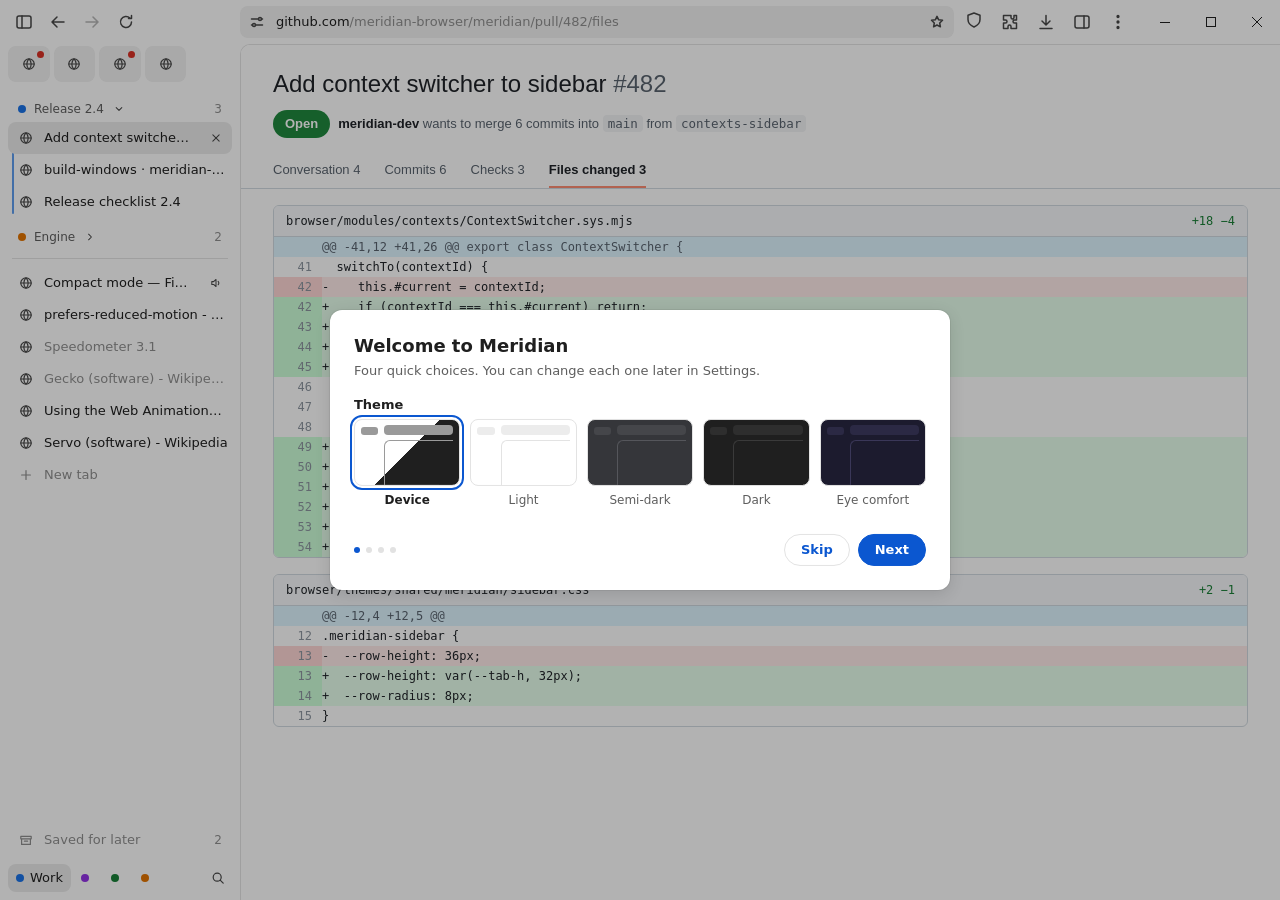
<file: prototype/index.html>
<!doctype html>
<html lang="en">
<head>
<meta charset="utf-8">
<meta name="viewport" content="width=device-width, initial-scale=1">
<title>Meridian</title>
<style>
/* Meridian v3 — follows UI-REFERENCE.md (Helium / Chrome / Firefox conventions)
   Frame = page colour; hairlines only; filled fields; neutral grey; no accent in the frame. */
:root{
  --font:"Segoe UI Variable Text","Segoe UI",system-ui,-apple-system,sans-serif;
  --mono:"Cascadia Mono",Consolas,ui-monospace,monospace;
  --frame:#ffffff; --page:#ffffff; --hair:#e3e3e3;
  --field:#f1f1f1; --field-hover:#ebebeb;
  --hover:#f2f2f2; --active:#ebebeb; --press:#e2e2e2;
  --text:#1f1f1f; --text-2:#5e5e5e; --text-3:#8f8f8f; --icon:#474747;
  --menu:#ffffff; --menu-shadow:0 4px 16px rgba(0,0,0,.12),0 0 0 1px rgba(0,0,0,.06);
  --focus:#0b57d0;
  --tab-h:32px; --bar-h:44px; --side-w:240px;
  color-scheme:light;
}
:root[data-density="compact"]{--tab-h:28px;--bar-h:38px;--side-w:224px}
@media (prefers-color-scheme:dark){:root:not([data-theme="light"]){
  --frame:#1f1f1f; --page:#1f1f1f; --hair:#333; --field:#2a2a2a; --field-hover:#323232;
  --hover:#2a2a2a; --active:#333; --press:#3a3a3a; --text:#e8e8e8; --text-2:#b0b0b0; --text-3:#7c7c7c; --icon:#c7c7c7;
  --menu:#2a2a2a; --menu-shadow:0 6px 20px rgba(0,0,0,.45),0 0 0 1px rgba(255,255,255,.07); --focus:#a8c7fa; color-scheme:dark}}
:root[data-theme="dark"]{
  --frame:#1f1f1f; --page:#1f1f1f; --hair:#333; --field:#2a2a2a; --field-hover:#323232;
  --hover:#2a2a2a; --active:#333; --press:#3a3a3a; --text:#e8e8e8; --text-2:#b0b0b0; --text-3:#7c7c7c; --icon:#c7c7c7;
  --menu:#2a2a2a; --menu-shadow:0 6px 20px rgba(0,0,0,.45),0 0 0 1px rgba(255,255,255,.07); --focus:#a8c7fa; color-scheme:dark}
/* Semi-dark: a softer mid-grey dark, lower contrast than Dark */
:root[data-theme="dim"]{
  --frame:#35363a; --page:#35363a; --hair:#47484d; --field:#404145; --field-hover:#48494e;
  --hover:#3f4044; --active:#4a4b50; --press:#525358; --text:#e3e3e6; --text-2:#b4b5ba; --text-3:#8d8e94; --icon:#c9cacf;
  --menu:#3d3e42; --menu-shadow:0 6px 20px rgba(0,0,0,.35),0 0 0 1px rgba(255,255,255,.06); --focus:#8ab4f8; color-scheme:dark}
/* Eye comfort: deep blue-violet dark with softened, slightly warm text */
:root[data-theme="eye"]{
  --frame:#1c1b2e; --page:#1c1b2e; --hair:#2e2c47; --field:#26243d; --field-hover:#2d2b47;
  --hover:#25233b; --active:#302e4c; --press:#383657; --text:#ddd9ec; --text-2:#a9a4c4; --text-3:#7a7598; --icon:#bdb8d8;
  --menu:#24223a; --menu-shadow:0 6px 22px rgba(5,3,20,.6),0 0 0 1px rgba(180,170,255,.08); --focus:#a99cff; color-scheme:dark}
/* Eye comfort also gently dims and warms web pages */
:root[data-theme="eye"] .pane .view>.w,:root[data-theme="eye"] .glance .view>.w,:root[data-theme="eye"] .pane .view>.mail,:root[data-theme="eye"] .pane .view>.kb{filter:brightness(.88) sepia(.08)}
:root[data-theme="dim"] .sw[aria-checked="true"]::after,:root[data-theme="eye"] .sw[aria-checked="true"]::after{background:#1c1b2e}
:root[data-theme="dim"] .b2.fill,:root[data-theme="eye"] .b2.fill{color:#1c1b2e}
/* Theme preview tiles in Settings */
.themes{display:grid;grid-template-columns:repeat(5,1fr);gap:10px;padding:14px 16px}
.th{display:flex;flex-direction:column;gap:6px;align-items:center;font-size:12px;color:var(--text-2)}
.th .pv{width:100%;aspect-ratio:16/10;border-radius:8px;border:1px solid var(--hair);overflow:hidden;display:grid;grid-template-columns:28% 1fr;grid-template-rows:22% 1fr;background:var(--f)}
.th .pv i{grid-column:2;margin:5px 6px 0 0;border-radius:4px;background:var(--fl)}
.th .pv b{grid-column:2;margin:5px 6px 0 0;border-radius:6px 0 0 0;background:var(--pg);border:1px solid var(--hl);border-width:1px 0 0 1px}
.th .pv s{grid-row:1/3;grid-column:1;margin:24% 6px 0 6px;height:8px;border-radius:3px;background:var(--fl)}
.th.on .pv{outline:2px solid var(--focus);outline-offset:2px}
.th.on{color:var(--text);font-weight:600}

*{box-sizing:border-box}
html,body{margin:0;height:100%;overflow:hidden;background:var(--frame);color:var(--text);font:13px/1.35 var(--font);-webkit-font-smoothing:antialiased}
button{font:inherit;color:inherit;background:none;border:0;padding:0;cursor:default}
:focus-visible{outline:2px solid var(--focus);outline-offset:-2px;border-radius:6px}
.ic{width:20px;height:20px;flex:none;fill:none;stroke:var(--icon);stroke-width:1.5;stroke-linecap:round;stroke-linejoin:round}
.ic.sm{width:16px;height:16px}

/* ---------- Window grid ---------- */
.win{position:fixed;inset:0;display:grid;grid-template-rows:var(--bar-h) 1fr}
.win[data-layout="vertical"]{grid-template-columns:var(--side-w) 1fr}
.win[data-layout="vertical"].collapsed{grid-template-columns:52px 1fr}
.win[data-layout="horizontal"]{grid-template-columns:1fr;grid-template-rows:38px var(--bar-h) 1fr}

/* ---------- Top bar ---------- */
.lead{display:flex;align-items:center;gap:2px;padding:0 4px 0 8px;min-width:0}
.bar{display:flex;align-items:center;gap:4px;min-width:0;padding-right:0}
.win[data-layout="horizontal"] .lead{display:none}
.win[data-layout="horizontal"] .bar{grid-column:1;padding-left:8px;border-bottom:1px solid var(--hair)}
.win[data-layout="horizontal"] .bar .wc{display:none}
.win.collapsed .lead .navgrp{display:none}
.navgrp{display:flex;gap:2px}
.win[data-layout="vertical"] .bar .navgrp{display:none}
.win.collapsed .bar .navgrp{display:flex!important;margin-left:0}
.btn{width:32px;height:32px;border-radius:8px;display:grid;place-items:center;flex:none;position:relative}
.btn:hover{background:var(--hover)} .btn:active{background:var(--press)}
.btn:disabled{opacity:.4;background:none}
.btn.on{background:var(--active)}
:root[data-density="compact"] .btn{width:28px;height:28px}

.omni{flex:1;min-width:0;max-width:880px;margin:0 auto;position:relative}
.field{height:32px;display:flex;align-items:center;gap:2px;background:var(--field);border-radius:8px;padding:0 4px;cursor:text}
:root[data-density="compact"] .field{height:28px}
.field:hover{background:var(--field-hover)}
.field .btn{width:26px;height:24px;border-radius:6px}
.field .btn:hover{background:var(--press)}
.url{flex:1;min-width:0;white-space:nowrap;overflow:hidden;text-overflow:ellipsis;padding:0 4px;color:var(--text-3)}
.url b{font-weight:400;color:var(--text)}
.omni input{display:none;flex:1;min-width:0;border:0;outline:0;background:none;font:13px var(--font);color:var(--text);padding:0 4px}
/* open state: the address bar grows into the dropdown (Chrome / Firefox / Helium pattern) */
.omni.open .field{background:var(--menu);border-radius:8px 8px 0 0;box-shadow:var(--menu-shadow);position:relative;z-index:31}
.omni.open .url{display:none} .omni.open input{display:block}
.drop{display:none;position:absolute;left:0;right:0;top:32px;background:var(--menu);border-radius:0 0 8px 8px;box-shadow:var(--menu-shadow);z-index:30;padding:4px 0 6px;clip-path:inset(0 -24px -24px -24px)}
:root[data-density="compact"] .drop{top:28px}
.omni.open .drop{display:block}
.drop .sep{height:1px;background:var(--hair);margin:4px 0}
.row{display:flex;align-items:center;gap:12px;height:34px;padding:0 12px}
.row.sel{background:var(--hover)}
.row .t{flex:1;min-width:0;white-space:nowrap;overflow:hidden;text-overflow:ellipsis}
.row .h{color:var(--text-3)}
.row .k{color:var(--text-3);font-size:12px}
.row .tag{font-size:11px;color:var(--text-2);background:var(--field);border-radius:4px;padding:1px 6px}
.dhead{font-size:11px;color:var(--text-3);padding:8px 12px 2px}

.wc{display:flex;align-self:stretch;flex:none;margin-left:4px}
.wc button{width:46px;display:grid;place-items:center}
.wc button:hover{background:var(--hover)} .wc .x:hover{background:#c42b1c} .wc .x:hover svg{stroke:#fff}
.wc svg{width:10px;height:10px;fill:none;stroke:var(--text);stroke-width:1}

/* ---------- Sidebar ---------- */
.side{grid-row:2;display:flex;flex-direction:column;min-height:0;padding:0 8px 8px}
.win[data-layout="horizontal"] .side{display:none}
.win.collapsed .side{padding:0 6px 8px}
.pins{display:grid;grid-template-columns:repeat(auto-fill,minmax(40px,1fr));gap:4px;padding:2px 0 8px}
.pin{height:36px;border-radius:8px;display:grid;place-items:center;background:var(--field);position:relative}
.pin:hover{background:var(--field-hover)} .pin.on{background:var(--active)}
.pin .badge{position:absolute;top:5px;right:6px;width:7px;height:7px;border-radius:50%;background:#d93025;box-shadow:0 0 0 2px var(--field)}
.win.collapsed .pins{grid-template-columns:1fr}
.list{flex:1;min-height:0;overflow-y:auto;overflow-x:hidden;scrollbar-width:thin;scrollbar-color:var(--active) transparent}
.tab{height:var(--tab-h);display:flex;align-items:center;gap:10px;padding:0 4px 0 10px;border-radius:8px;position:relative;user-select:none}
.tab:hover{background:var(--hover)}
.tab.on{background:var(--active)}
.tab .t{flex:1;min-width:0;white-space:nowrap;overflow:hidden;text-overflow:ellipsis}
.tab.zz .t{color:var(--text-3)} .tab.zz .fav{opacity:.5;filter:grayscale(1)}
.tab .mini{width:24px;height:24px;border-radius:6px;display:grid;place-items:center;flex:none}
.tab .mini:hover{background:var(--press)}
.tab .mini .ic{width:14px;height:14px}
.tab:not(:hover):not(.on) .close{display:none}
.win.collapsed .tab{justify-content:center;padding:0}
.win.collapsed .tab .t,.win.collapsed .tab .mini{display:none}
.fav{width:16px;height:16px;flex:none;border-radius:3px;object-fit:contain}
.grp{margin-top:6px}
.grp-h{width:100%;height:26px;display:flex;align-items:center;gap:8px;padding:0 10px;border-radius:8px;color:var(--text-2);font-size:12px}
.grp-h:hover{background:var(--hover)}
.grp-h .dot{width:8px;height:8px;border-radius:50%;flex:none}
.grp-h .n{margin-left:auto;color:var(--text-3)}
.grp-h .ic{width:14px;height:14px;transition:transform .12s}
.grp.shut .grp-h .ic{transform:rotate(-90deg)} .grp.shut .grp-b{display:none}
.grp-b{position:relative}
.grp-b::before{content:"";position:absolute;left:4px;top:4px;bottom:4px;width:2px;border-radius:1px;background:var(--gc);opacity:.7}
.win.collapsed .grp-h{justify-content:center;padding:0}.win.collapsed .grp-h :not(.dot){display:none}
.win.collapsed .grp-b::before{left:0}
.hr{height:1px;background:var(--hair);margin:8px 4px}
.newtab{width:100%;height:var(--tab-h);display:flex;align-items:center;gap:10px;padding:0 10px;border-radius:8px;color:var(--text-3)}
.newtab:hover{background:var(--hover);color:var(--text-2)}
.newtab .ic{width:16px;height:16px;stroke:var(--text-3)}
.win.collapsed .newtab{justify-content:center;padding:0}.win.collapsed .newtab span{display:none}
.foot{display:flex;align-items:center;gap:2px;padding-top:8px}
.ctx{display:flex;gap:2px;flex:1}
.ctx button{height:28px;min-width:28px;padding:0 8px;border-radius:8px;display:flex;align-items:center;gap:6px;color:var(--text-2)}
.ctx button:hover{background:var(--hover)}
.ctx button.on{background:var(--active);color:var(--text)}
.ctx button i{width:8px;height:8px;border-radius:50%;flex:none}
.ctx button:not(.on) span{display:none}
.win.collapsed .foot,.win.collapsed .ctx{flex-direction:column}
.win.collapsed .ctx button span{display:none}

/* ---------- Horizontal tab strip (Chrome-style) ---------- */
.strip{display:none;align-items:flex-end;min-width:0;background:var(--field);padding-left:8px}
.win[data-layout="horizontal"] .strip{display:flex}
.htabs{display:flex;align-items:flex-end;min-width:0;flex:1;overflow-x:auto;scrollbar-width:none;height:100%;padding-top:6px}
.htabs .tab{flex:0 1 228px;min-width:100px;height:32px;border-radius:8px 8px 0 0;padding:0 4px 0 12px}
.htabs .tab:hover{background:var(--hover)}
.htabs .tab.on{background:var(--frame)}
.htabs .tab:not(.on):not(:hover)+.tab:not(.on):not(:hover)::before{content:"";position:absolute;left:0;top:9px;bottom:9px;width:1px;background:var(--press)}
.htabs .tab.p{flex:0 0 40px;min-width:40px;justify-content:center;padding:0}
.htabs .gl{align-self:center;height:22px;padding:0 8px;border-radius:6px;font-size:12px;color:#fff;flex:none;margin:0 4px;display:flex;align-items:center}
.strip .add{align-self:center}
.strip .ctx{flex:none;align-self:center;margin-right:6px}

/* ---------- Content ---------- */
.content{grid-column:2;grid-row:2;min-height:0;display:flex;background:var(--page);border-top:1px solid var(--hair);border-left:1px solid var(--hair);border-top-left-radius:10px;overflow:hidden;position:relative}
.win[data-layout="horizontal"] .content{grid-column:1;grid-row:3;border:0;border-radius:0}
.pane{flex:1;min-width:0;display:flex;flex-direction:column;background:#fff;color:#202124;position:relative}
.split .pane+.pane{border-left:1px solid var(--hair)}
.phead{display:none;height:28px;align-items:center;gap:8px;padding:0 4px 0 10px;border-bottom:1px solid var(--hair);background:var(--frame);color:var(--text-2);font-size:12px}
.split .phead{display:flex}
.split .pane.focus .phead{color:var(--text)}
.split .pane.focus .phead::after{content:"";position:absolute;left:0;right:0;top:0;height:2px;background:var(--focus)}
.phead .t{flex:1;overflow:hidden;white-space:nowrap;text-overflow:ellipsis}
.phead .btn{width:22px;height:22px;border-radius:5px}
.phead .ic{width:14px;height:14px}
.view{flex:1;overflow:auto;min-height:0}
.status{position:absolute;left:6px;bottom:6px;max-width:60%;background:var(--menu);box-shadow:var(--menu-shadow);border-radius:6px;padding:3px 8px;font-size:12px;color:var(--text-2);white-space:nowrap;overflow:hidden;text-overflow:ellipsis;display:none;z-index:5}
.status.show{display:block}

/* ---------- Menus / dialogs ---------- */
.veil{position:fixed;inset:0;z-index:20;display:none}.veil.show{display:block}
.veil.dim{background:rgba(0,0,0,.3)}
.menu{position:fixed;z-index:30;background:var(--menu);border-radius:8px;box-shadow:var(--menu-shadow);padding:6px 0;min-width:280px;display:none;color:var(--text)}
.menu.show{display:block}
.menu .mi{display:flex;align-items:center;gap:12px;width:100%;height:32px;padding:0 14px;text-align:left}
.menu .mi:hover{background:var(--hover)}
.menu .mi .g{flex:1}
.menu .mi .k{color:var(--text-3);font-size:12px}
.menu .mi.two{height:auto;padding:8px 14px}
.menu .mi.two small{display:block;color:var(--text-2);font-size:12px;white-space:nowrap;overflow:hidden;text-overflow:ellipsis}
.menu{max-width:420px}.menu .mi .g{min-width:0}.menu .dhead{padding:6px 14px 2px}
.menu .sep{height:1px;background:var(--hair);margin:6px 0}
.menu .head{padding:8px 14px 6px;font-weight:600}
.menu .head small{display:block;font-weight:400;color:var(--text-2)}
.menu .ck{width:16px}
.sw{width:34px;height:18px;border-radius:9px;background:var(--press);position:relative;flex:none}
.sw::after{content:"";position:absolute;left:2px;top:2px;width:14px;height:14px;border-radius:50%;background:#fff;box-shadow:0 1px 2px rgba(0,0,0,.3);transition:transform .12s}
.sw[aria-checked="true"]{background:var(--focus)} .sw[aria-checked="true"]::after{transform:translateX(16px)}
:root[data-theme="dark"] .sw[aria-checked="true"]::after{background:#062e6f}

.glance{position:fixed;inset:56px 9% 28px;z-index:30;display:none;flex-direction:column;background:var(--menu);border-radius:10px;box-shadow:var(--menu-shadow);overflow:hidden}
.glance.show{display:flex}
.gbar{height:40px;display:flex;align-items:center;gap:4px;padding:0 6px 0 14px;border-bottom:1px solid var(--hair)}
.gbar .u{flex:1;overflow:hidden;white-space:nowrap;text-overflow:ellipsis;color:var(--text-2)}
.pill{height:28px;padding:0 12px;border-radius:8px;background:var(--field)}
.pill:hover{background:var(--field-hover)}
.glance .view{background:#fff}

.dialog{position:fixed;left:50%;top:50%;transform:translate(-50%,-50%);width:min(460px,92vw);background:var(--menu);border-radius:12px;box-shadow:var(--menu-shadow);z-index:40;padding:24px;display:none}
.dialog.show{display:block}
.dialog h2{font-size:18px;font-weight:600;margin:0 0 4px}
.dialog p{color:var(--text-2);margin:0 0 16px}
.choice{display:flex;align-items:center;gap:12px;width:100%;padding:10px 12px;border-radius:8px;text-align:left}
.choice:hover{background:var(--hover)}
.choice .r{width:18px;height:18px;border-radius:50%;border:2px solid var(--text-3);flex:none}
.choice.on .r{border:5px solid var(--focus)}
.choice small{display:block;color:var(--text-2)}
.actions{display:flex;justify-content:flex-end;gap:8px;margin-top:18px}
.b2{height:32px;padding:0 16px;border-radius:16px;border:1px solid var(--hair);color:var(--focus);font-weight:600}
.b2:hover{background:var(--hover)}
.b2.fill{background:var(--focus);border-color:var(--focus);color:#fff}
:root[data-theme="dark"] .b2.fill{color:#062e6f}

/* ---------- Built-in pages (settings / new tab) follow the frame theme ---------- */
.ipage{background:var(--frame);color:var(--text);min-height:100%}
.set{display:grid;grid-template-columns:220px 1fr;min-height:100%}
.set nav{padding:16px 8px}
.set nav .h{font-size:20px;padding:4px 12px 16px}
.set nav a{display:flex;height:36px;align-items:center;padding:0 12px;border-radius:0 18px 18px 0;margin-left:-8px;padding-left:20px;color:var(--text)}
.set nav a:hover{background:var(--hover)}
.set nav a.on{background:var(--active);font-weight:600}
.set main{padding:24px 32px 64px;max-width:720px}
.set h3{font-size:15px;font-weight:600;margin:24px 0 10px}
.set h3:first-child{margin-top:4px}
.card{background:var(--page);border:1px solid var(--hair);border-radius:10px}
.srow{display:flex;align-items:center;gap:16px;padding:12px 16px;min-height:56px}
.srow+.srow{border-top:1px solid var(--hair)}
.srow .g{flex:1}.srow small{display:block;color:var(--text-2);font-size:12px;margin-top:2px}
.seg{display:inline-flex;border:1px solid var(--hair);border-radius:16px;overflow:hidden}
.seg button{height:30px;padding:0 14px;color:var(--text-2)}
.seg button+button{border-left:1px solid var(--hair)}
.seg button.on{background:var(--active);color:var(--text);font-weight:600}
select{font:13px var(--font);color:var(--text);background:var(--field);border:0;border-radius:8px;height:32px;padding:0 10px;min-width:150px}
.dots{display:flex;gap:8px}
.dots button{width:20px;height:20px;border-radius:50%}
.dots button.on{box-shadow:0 0 0 2px var(--page),0 0 0 4px var(--text-2)}
/* New tab: a little character. The sun arc is the signature ("meridian" = the sun's midday line). */
.ntp{position:relative;height:100%;min-height:100%;overflow:hidden;display:flex;justify-content:center}

.ntp .box{position:relative;width:min(600px,90%);padding-top:clamp(48px,20vh,200px);display:flex;flex-direction:column;align-items:center}
.ntp .sun{width:200px;height:64px;overflow:visible;fill:none;stroke-linecap:round}
.ntp .sun .trk{stroke:var(--text-3);stroke-width:1;stroke-dasharray:2 4;opacity:.7}
.ntp .sun .done{stroke:var(--text-2);stroke-width:1.5}
.ntp .sun .hz{stroke:var(--hair);stroke-width:1}
.ntp .sun text{fill:var(--text-3);stroke:none;font:10px var(--font);letter-spacing:.06em}
.ntp .sun .orb{fill:#f2a33a;stroke:var(--frame);stroke-width:3}
.ntp .sun .moon{fill:none;stroke:var(--text-2);stroke-width:1.5}
.ntp h1{font-size:30px;font-weight:600;letter-spacing:-.015em;margin:14px 0 4px;color:var(--text)}
.ntp .sub{color:var(--text-2);font-size:13px;display:flex;align-items:center;gap:8px;margin-bottom:26px}
.ntp .sub i{width:8px;height:8px;border-radius:50%;display:inline-block}
.ntp .s{width:100%;height:46px;border-radius:23px;background:var(--field);display:flex;align-items:center;gap:12px;padding:0 18px;color:var(--text-3);cursor:text}
.ntp .s:hover{background:var(--field-hover)}
.ntp .s kbd{margin-left:auto;font:11px var(--mono);color:var(--text-3);border:1px solid var(--hair);border-radius:5px;padding:2px 6px}
.ntp .tiles{display:grid;grid-template-columns:repeat(6,1fr);gap:4px;margin-top:22px;width:100%}
.ntp .tile{display:flex;flex-direction:column;align-items:center;gap:8px;padding:12px 4px;border-radius:10px;font-size:12px;color:var(--text-2)}
.ntp .tile:hover{background:var(--hover)}
.ntp .tile span.c{width:44px;height:44px;border-radius:50%;background:var(--field);display:grid;place-items:center;transition:transform .15s}
.ntp .tile:hover span.c{transform:translateY(-2px)}
.ntp .tile .fav{width:20px;height:20px}


/* ---------- Mock website content (light, neutral, each its own "site") ---------- */
.w{font:14px/1.55 -apple-system,"Segoe UI",Roboto,Helvetica,Arial,sans-serif;color:#1f2328;min-height:100%;background:#fff}
.w a{color:#0969da;text-decoration:none;cursor:pointer}.w a:hover{text-decoration:underline}
.w code{font:12.5px var(--mono);background:#f2f3f5;border-radius:4px;padding:1px 5px}
.w pre{font:12.5px/1.5 var(--mono);background:#f6f8fa;border:1px solid #e4e7eb;border-radius:6px;padding:12px 14px;overflow:auto}
.sh{height:56px;display:flex;align-items:center;gap:16px;padding:0 24px;border-bottom:1px solid #e5e7eb}
.sh .n{font-weight:600}.sh .m{color:#6b7280;font-size:13px}.sh .sp{flex:1}
.sh .q{width:240px;height:32px;border:1px solid #d0d7de;border-radius:6px;background:#f6f8fa;color:#8b949e;display:flex;align-items:center;padding:0 10px;font-size:13px}
.art{display:grid;grid-template-columns:220px minmax(0,1fr);max-width:1080px;margin:0 auto}
.art aside{padding:24px 12px;font-size:13px;color:#4b5563;border-right:1px solid #eef0f2}
.art aside div{padding:5px 10px;border-radius:6px}.art aside .on{background:#eef4ff;color:#1d4ed8;font-weight:600}
.art article{padding:28px 48px 80px;max-width:780px}
.art h1{font-size:30px;line-height:1.2;font-weight:600;margin:0 0 8px;letter-spacing:-.01em}
.art .meta{color:#6b7280;font-size:13px;margin-bottom:20px}
.art h2{font-size:20px;font-weight:600;margin:30px 0 8px}
.callout{border-left:3px solid #3b82f6;background:#f5f9ff;padding:10px 14px;border-radius:0 6px 6px 0;font-size:13.5px;margin:16px 0}
.pr{padding:20px 32px 0;border-bottom:1px solid #d1d9e0}
.pr h1{font-size:24px;font-weight:400;margin:0 0 8px}.pr h1 span{color:#59636e}
.st{display:inline-flex;align-items:center;height:28px;padding:0 12px;border-radius:14px;background:#1f883d;color:#fff;font-size:13px;font-weight:600;margin-right:8px}
.ptabs{display:flex;gap:24px;margin-top:14px;font-size:13px}.ptabs span{padding:8px 0;color:#59636e}.ptabs .on{color:#1f2328;font-weight:600;box-shadow:inset 0 -2px 0 #fd8c73}
.file{margin:16px 32px;border:1px solid #d1d9e0;border-radius:6px;overflow:hidden}
.fh{background:#f6f8fa;padding:8px 12px;font:12px var(--mono);border-bottom:1px solid #d1d9e0;display:flex;justify-content:space-between}
.fh .c{color:#1a7f37}
.diff{font:12px/20px var(--mono)}
.diff div{display:flex;white-space:pre;min-height:20px}
.diff i{font-style:normal;width:48px;text-align:right;padding-right:10px;color:#8c959f;flex:none}
.diff .a{background:#e6ffec}.diff .a i{background:#ccffd8}.diff .d{background:#ffebe9}.diff .d i{background:#ffd7d5}.diff .hk{background:#ddf4ff;color:#59636e}
.runs{width:100%;border-collapse:collapse;font-size:13px}.runs td{padding:10px 12px;border-bottom:1px solid #e5e7eb}.runs td:last-child{text-align:right;color:#6b7280;font:12px var(--mono)}
.ok{color:#1a7f37}
.mail{display:grid;grid-template-columns:200px 1fr;min-height:100%;font:13px/1.4 "Segoe UI",system-ui,sans-serif;background:#faf9f8}
.mail aside{padding:12px 8px}.mail aside .nw{height:32px;border-radius:4px;background:#0f6cbd;color:#fff;display:grid;place-items:center;font-weight:600;margin:0 4px 12px}
.mail aside div{display:flex;justify-content:space-between;padding:7px 12px;border-radius:4px;color:#242424}.mail aside .on{background:#e1dfdd;font-weight:600}
.mail .lst{background:#fff;border-left:1px solid #edebe9}
.mr{display:grid;grid-template-columns:190px 1fr 72px;gap:14px;padding:10px 16px;border-bottom:1px solid #f3f2f1;align-items:baseline}
.mr.u{font-weight:600}.mr.u span:first-child{color:#0f6cbd}
.mr .s{white-space:nowrap;overflow:hidden;text-overflow:ellipsis}.mr .s span{font-weight:400;color:#605e5c}
.mr .tm{text-align:right;color:#605e5c;font-size:12px}
.kb{display:flex;gap:16px;padding:16px 24px;align-items:flex-start;background:#fbfbfb;min-height:100%;font:13px/1.4 Inter,"Segoe UI",system-ui,sans-serif;color:#1b1b1b}
.kc{width:260px;flex:none}.kc h4{font-size:13px;font-weight:600;margin:4px 6px 10px;display:flex;gap:8px;color:#3c3c3c}.kc h4 span{color:#8a8a8a;font-weight:400}
.ki{background:#fff;border:1px solid #e8e8e8;border-radius:8px;padding:10px 12px;margin-bottom:8px;box-shadow:0 1px 1px rgba(0,0,0,.03)}
.ki .id{font-size:12px;color:#8a8a8a;margin-bottom:4px}.ki .l{display:inline-block;font-size:11px;color:#555;border:1px solid #e3e3e3;border-radius:10px;padding:0 7px;margin-top:8px}
.asleep{display:grid;place-items:center;height:100%;color:#6b7280;text-align:center;font-size:13px}

/* =====================================================================
   v3.1 — ideas taken from the browser UI review (see UI-REFERENCE.md)
   ===================================================================== */
[hidden]{display:none!important}
:root{--panel-w:320px;--toast-bg:#2b2b2b;--toast-fg:#f1f1f1;--toast-act:#a8c7fa}
:root[data-theme="dark"],:root[data-theme="dim"],:root[data-theme="eye"]{--toast-bg:#e8e8e8;--toast-fg:#1f1f1f;--toast-act:#0b57d0}
@media (prefers-color-scheme:dark){:root:not([data-theme]){--toast-bg:#e8e8e8;--toast-fg:#1f1f1f;--toast-act:#0b57d0}}
.foot .btn{width:28px;height:28px}
.sv .n{margin-left:auto;font-size:12px}
.win.collapsed .sv .n{display:none}
.tab.gone{opacity:0;transform:translateX(-14px);transition:opacity .2s,transform .2s}

/* Side panel — Vivaldi-style: web panels open inside the panel; Edge-style: every item removable */
.win[data-layout="vertical"] .bar{grid-column:2/-1}
.win[data-layout="horizontal"] .strip,.win[data-layout="horizontal"] .bar{grid-column:1/-1}
.win.haspanel[data-layout="vertical"]{grid-template-columns:var(--side-w) 1fr var(--panel-w)}
.win.haspanel[data-layout="vertical"].collapsed{grid-template-columns:52px 1fr var(--panel-w)}
.win.haspanel[data-layout="horizontal"]{grid-template-columns:1fr var(--panel-w)}
.spanel{display:none;flex-direction:column;min-height:0;min-width:0;background:var(--frame);border-top:1px solid var(--hair);border-left:1px solid var(--hair);grid-row:2;grid-column:3}
.win[data-layout="horizontal"] .spanel{grid-row:3;grid-column:2;border-top:0}
.win.haspanel .spanel{display:flex}
.sph{display:flex;align-items:center;gap:2px;padding:6px;border-bottom:1px solid var(--hair)}
.sph .btn{width:30px;height:30px}
.sph .sp{flex:1}
.spb{flex:1;min-height:0;overflow-y:auto;overflow-x:hidden;padding:10px}
.note .src span{min-width:0;overflow:hidden;text-overflow:ellipsis;white-space:nowrap}
.spb.web{padding:0;background:#fff;color:#1f2328}
.spb .art{grid-template-columns:1fr}.spb .art aside{display:none}.spb .art article{padding:16px}.spb .art h1{font-size:22px}
.spbar{display:flex;align-items:center;justify-content:space-between;gap:8px;padding:0 2px 10px;font-weight:600}
.spbar .pill{font-weight:400;height:26px;font-size:12px}
.empty{color:var(--text-2);font-size:12.5px;padding:12px 4px;line-height:1.5}
.note{background:var(--page);border:1px solid var(--hair);border-radius:8px;padding:8px 10px;margin-bottom:8px;position:relative}
.note q{display:block;quotes:none;border-left:2px solid var(--hair);padding-left:8px;margin:2px 0 6px;color:var(--text-2);font-size:12.5px}
.note textarea{width:100%;border:0;background:none;color:var(--text);font:13px/1.45 var(--font);resize:vertical;outline:0;min-height:40px;padding:0}
.note .src{font-size:11px;color:var(--text-3);display:flex;gap:6px;align-items:center;margin-top:4px}
.note .src .fav{width:12px;height:12px}
.note .mini{position:absolute;top:4px;right:4px;width:24px;height:24px;border-radius:6px;display:none;place-items:center}
.note:hover .mini{display:grid}.note .mini:hover{background:var(--hover)}.note .mini .ic{width:14px;height:14px}
.pl{display:flex;align-items:center;gap:10px;width:100%;min-height:34px;padding:6px 8px;border-radius:8px;text-align:left}
.pl:hover{background:var(--hover)}
.pl .t{flex:1;min-width:0}.pl .t div{white-space:nowrap;overflow:hidden;text-overflow:ellipsis}
.pl small{color:var(--text-3);font-size:11.5px}
.chat{padding:4px 12px 12px;font-size:13px}.chat h4{margin:8px 0;font-size:13px}
.cm{padding:8px 2px;border-bottom:1px solid #eef0f2}.cm span{color:#6b7280;font-size:12px;margin-left:4px}
:root[data-theme="eye"] .spb.web>.w{filter:brightness(.88) sepia(.08)}

/* Focus mode — Orion/Zen: hide all UI, reveal it from the screen edge. Unlike Zen, it has a visible button. */
.win.focus{grid-template-columns:0 1fr!important;grid-template-rows:0 1fr!important}
.win.focus[data-layout="horizontal"]{grid-template-columns:1fr!important;grid-template-rows:0 0 1fr!important}
.win.focus .spanel,.win.focus .lead{display:none!important}
.win.focus .content{border:0;border-radius:0}
.win.focus .bar,.win.focus .strip{position:fixed;left:0;right:0;z-index:16;background:var(--frame);transform:translateY(-110%);transition:transform .16s ease;box-shadow:0 1px 0 var(--hair),0 8px 18px rgba(0,0,0,.1)}
.win.focus .bar{top:0;height:var(--bar-h);padding-left:8px}
.win.focus .strip{top:0;height:38px}
.win.focus[data-layout="horizontal"] .bar{top:38px}
.win.focus .bar .navgrp{display:flex!important}
.win.focus.pt .bar,.win.focus.pt .strip{transform:none}
.win.focus .side{position:fixed;left:0;top:0;bottom:0;width:var(--side-w);z-index:15;background:var(--frame);padding-top:8px;transform:translateX(-105%);transition:transform .16s ease;box-shadow:1px 0 0 var(--hair),8px 0 18px rgba(0,0,0,.1)}
.win.focus.collapsed .side{width:52px}
.win.focus.pl .side{transform:none}
.hot{position:fixed;z-index:14;display:none}
.win.focus~.hot{display:block}
#hotT{left:0;right:0;top:0;height:6px}#hotL{left:0;top:0;bottom:0;width:6px}

/* Multi-row tabs (Floorp) for tabs on top */
.win[data-layout="horizontal"][data-wrap="wrap"]{grid-template-rows:auto var(--bar-h) 1fr}
.win[data-wrap="wrap"] .strip{align-items:flex-start;min-height:38px}
.win[data-wrap="wrap"] .htabs{flex-wrap:wrap;height:auto;overflow:visible;padding:6px 0 4px;row-gap:3px}
.win[data-wrap="wrap"] .htabs .tab{flex:1 1 170px;max-width:240px;height:30px;border-radius:8px}
.win[data-wrap="wrap"] .strip>.btn,.win[data-wrap="wrap"] .strip>.ctx{align-self:flex-start;margin-top:4px}
.win[data-wrap="wrap"] .strip .wc{align-self:flex-start;height:38px}

/* Link hints — keyboard "follow mode" from Vieb / qutebrowser */
.hint{position:fixed;z-index:50;background:#ffd84d;color:#1f1f1f;font:700 11px/1 var(--mono);padding:3px 4px;border-radius:4px;box-shadow:0 1px 3px rgba(0,0,0,.35);text-transform:uppercase;pointer-events:none}
.hint .m{opacity:.35}

/* Screenshot (Edge / Vivaldi) */
.shot{position:fixed;z-index:45;display:none;cursor:crosshair;background:rgba(0,0,0,.28);overflow:hidden}
.shot.show{display:block}.shot.drag{background:none}
.shot .sel{position:absolute;outline:1px solid #fff;box-shadow:0 0 0 100vmax rgba(0,0,0,.28);display:none}
.shbar{position:absolute;top:12px;left:50%;transform:translateX(-50%);display:flex;align-items:center;gap:6px;background:var(--menu);color:var(--text);border-radius:10px;box-shadow:var(--menu-shadow);padding:6px 6px 6px 14px;cursor:default;white-space:nowrap}
.shbar span{color:var(--text-2);margin-right:6px}

/* Toast */
.toast{position:fixed;left:50%;bottom:20px;transform:translate(-50%,16px);opacity:0;pointer-events:none;z-index:60;background:var(--toast-bg);color:var(--toast-fg);border-radius:8px;padding:9px 14px;display:flex;align-items:center;gap:14px;box-shadow:0 6px 20px rgba(0,0,0,.25);transition:opacity .16s,transform .16s;max-width:min(640px,92vw)}
.toast.show{opacity:1;transform:translate(-50%,0);pointer-events:auto}
.toast button{color:var(--toast-act);font-weight:600;padding:4px 8px;margin:-4px -6px -4px 0;border-radius:6px;flex:none}
.toast button:hover{background:rgba(127,127,127,.18)}

/* "Add to notes" chip on text selection (Beam / Arc Easel) */
.clip{position:fixed;z-index:25;display:none;align-items:center;gap:6px;height:30px;padding:0 12px 0 8px;border-radius:8px;background:var(--menu);color:var(--text);box-shadow:var(--menu-shadow)}
.clip.show{display:flex}.clip:hover{background:var(--hover)}.clip .ic{width:16px;height:16px}

/* Dialog extras */
.dialog.wide{width:min(620px,94vw)}
.dialog .card{margin-bottom:4px}
.dialog input.tx{width:100%;height:36px;border:0;border-radius:8px;background:var(--field);color:var(--text);font:13px var(--font);padding:0 12px;outline:0;margin-bottom:14px}
.dialog input.tx:focus{box-shadow:0 0 0 2px var(--focus)}
.steps{display:flex;gap:6px;margin-right:auto;align-items:center}
.steps i{width:6px;height:6px;border-radius:50%;background:var(--press)}.steps i.on{background:var(--focus)}
.setup .themes{padding:4px 0 8px}
.tips{display:grid;gap:2px;margin:4px 0 14px}
.tips div{display:flex;align-items:center;gap:14px;padding:8px 2px}
.tips kbd,.kchip{font:12px var(--mono);background:var(--field);border-radius:6px;padding:4px 8px;color:var(--text);white-space:nowrap}
.tips kbd{min-width:132px;text-align:center}
.kchip{min-width:120px;height:28px}
.kchip:hover{background:var(--field-hover)}.kchip.rec{outline:2px solid var(--focus);color:var(--text-2)}
.kchip.none{color:var(--text-3)}
.tm{width:100%;border-collapse:collapse}
.tm td,.tm th{padding:7px 8px;text-align:left;border-bottom:1px solid var(--hair);font-size:12.5px;white-space:nowrap}
.tm th{color:var(--text-3);font-weight:400;position:sticky;top:0;background:var(--menu)}
.tm td.r,.tm th.r{text-align:right}.tm td:first-child{max-width:260px;overflow:hidden;text-overflow:ellipsis}
.tm .fav{vertical-align:-3px;margin-right:8px}
.tm .pill{height:24px;font-size:12px;padding:0 10px}
.tm .pill:disabled{opacity:.4}
.btn.tw::after{content:"";position:absolute;top:3px;right:3px;width:5px;height:5px;border-radius:50%;background:var(--text-2)}

/* Settings: search + real sections (Vivaldi-style categories, Chrome-style search) */
.set nav a{cursor:default;user-select:none}
.ssearch{display:flex;align-items:center;gap:10px;height:36px;border-radius:18px;background:var(--field);padding:0 14px;margin-bottom:8px;max-width:520px}
.ssearch input{flex:1;min-width:0;border:0;outline:0;background:none;font:13px var(--font);color:var(--text)}
.themes+.srow{border-top:1px solid var(--hair)}
.srow .b2{flex:none}
.srow .k{color:var(--text-3);font-size:12px}

/* Per-site tweaks (Orion "Tweaks" / Arc "Boosts", kept simple) */
.view[data-font="serif"] .w :not(code):not(pre){font-family:Georgia,"Times New Roman",serif!important}
.view[data-font="sans"] .w :not(code):not(pre){font-family:system-ui,"Segoe UI",sans-serif!important}
.view[data-dark="1"]>*{filter:invert(.9) hue-rotate(180deg)}
.view[data-dark="1"] img{filter:invert(1) hue-rotate(180deg)}

/* New tab backdrop. Each backdrop re-sets the colour tokens locally so text stays readable. */
.ntp .globe{position:absolute;left:50%;bottom:-430px;width:1400px;height:860px;transform:translateX(-50%);pointer-events:none;fill:none;stroke:var(--text-3);stroke-width:1;opacity:.35;
  -webkit-mask-image:linear-gradient(to top,#000 10%,transparent 75%);mask-image:linear-gradient(to top,#000 10%,transparent 75%)}
.ntp.bd-light{--text:#1f1f1f;--text-2:#45474d;--text-3:#6b6e75;--field:rgba(255,255,255,.78);--field-hover:#fff;--hover:rgba(0,0,0,.06);--hair:rgba(0,0,0,.14);color:var(--text)}
.ntp.bd-dark{--text:#fff;--text-2:rgba(255,255,255,.86);--text-3:rgba(255,255,255,.66);--field:rgba(255,255,255,.16);--field-hover:rgba(255,255,255,.24);--hover:rgba(255,255,255,.12);--hair:rgba(255,255,255,.3);--icon:#fff;color:var(--text)}
.ntp.bd-dark h1{text-shadow:0 1px 14px rgba(0,0,0,.35)}
.ntp.bd-light .sun .orb,.ntp.bd-dark .sun .orb{stroke:none}
.ntp.bd-dark .ic{stroke:#fff}
.ntp .bdbtn{position:absolute;right:14px;bottom:14px;width:32px;height:32px;border-radius:50%;display:grid;place-items:center;background:var(--field)}
.ntp .bdbtn:hover{background:var(--field-hover)}.ntp .bdbtn .ic{width:16px;height:16px}
.bdgrid{display:grid;grid-template-columns:repeat(3,1fr);gap:10px;padding:6px 14px 10px}
.bdsw{display:flex;flex-direction:column;align-items:center;gap:5px;font-size:11.5px;color:var(--text-2)}
.bdsw i{display:block;width:100%;aspect-ratio:16/10;border-radius:8px;border:1px solid var(--hair);background-size:cover;background-position:center}
.bdsw:hover i{border-color:var(--text-3)}
.bdsw.on{color:var(--text);font-weight:600}.bdsw.on i{outline:2px solid var(--focus);outline-offset:2px}
.set .bdgrid{grid-template-columns:repeat(5,1fr);padding:2px 16px 14px}
</style>
</head>
<body>
<div class="win" id="win" data-layout="vertical">

  <!-- top-left (over sidebar): toggle + navigation, like Helium vertical -->
  <div class="lead">
    <button class="btn" id="sideBtn" title="Hide sidebar (Ctrl+Shift+B)" aria-label="Toggle sidebar"><svg class="ic" viewBox="0 0 20 20"><rect x="3" y="4" width="14" height="12" rx="2"/><path d="M8 4v12"/></svg></button>
    <div class="navgrp">
      <button class="btn" aria-label="Back" title="Back"><svg class="ic" viewBox="0 0 20 20"><path d="M16 10H4.5M9 5l-5 5 5 5"/></svg></button>
      <button class="btn" aria-label="Forward" disabled><svg class="ic" viewBox="0 0 20 20"><path d="M4 10h11.5M11 5l5 5-5 5"/></svg></button>
      <button class="btn" aria-label="Reload" title="Reload (F5)"><svg class="ic" viewBox="0 0 20 20"><path d="M15.5 10a5.5 5.5 0 1 1-1.6-3.9M15.5 3.5v3h-3"/></svg></button>
    </div>
  </div>

  <!-- horizontal tab strip -->
  <div class="strip">
    <div class="ctx" id="ctxH"></div>
    <div class="htabs" id="htabs" role="tablist"></div>
    <button class="btn add" id="addH" title="New tab (Ctrl+T)" aria-label="New tab"><svg class="ic" viewBox="0 0 20 20"><path d="M10 4.5v11M4.5 10h11"/></svg></button>
    <button class="btn add" data-act="tabsearch" data-tip="Search tabs" data-key="tabsearch" aria-label="Search tabs"><svg class="ic" viewBox="0 0 20 20"><rect x="3" y="4" width="14" height="12" rx="2"/><path d="M7 9l3 3 3-3"/></svg></button>
    <div style="width:40px;flex:none"></div>
    <div class="wc"><button aria-label="Minimize"><svg viewBox="0 0 10 10"><path d="M0 5.5h10"/></svg></button><button aria-label="Maximize"><svg viewBox="0 0 10 10"><rect x=".5" y=".5" width="9" height="9"/></svg></button><button class="x" aria-label="Close"><svg viewBox="0 0 10 10"><path d="M0 0l10 10M10 0L0 10"/></svg></button></div>
  </div>

  <!-- toolbar over the page column -->
  <header class="bar">
    <div class="navgrp">
      <button class="btn" aria-label="Back" title="Back"><svg class="ic" viewBox="0 0 20 20"><path d="M16 10H4.5M9 5l-5 5 5 5"/></svg></button>
      <button class="btn" aria-label="Forward" disabled><svg class="ic" viewBox="0 0 20 20"><path d="M4 10h11.5M11 5l5 5-5 5"/></svg></button>
      <button class="btn" aria-label="Reload" title="Reload (F5)"><svg class="ic" viewBox="0 0 20 20"><path d="M15.5 10a5.5 5.5 0 1 1-1.6-3.9M15.5 3.5v3h-3"/></svg></button>
    </div>
    <div class="omni" id="omni">
      <div class="field" id="field">
        <button class="btn" id="infoBtn" title="View site information" aria-label="View site information"><svg class="ic sm" viewBox="0 0 16 16"><path d="M2.5 5h7M12.5 5h1M2.5 11h1M6.5 11h7"/><circle cx="11" cy="5" r="1.5"/><circle cx="5" cy="11" r="1.5"/></svg></button>
        <div class="url" id="url"></div>
        <input id="q" autocomplete="off" spellcheck="false" aria-label="Address and search bar">
        <button class="btn" id="splitBtn" data-tb="split" data-tip="Split view" data-key="split" aria-label="Split view"><svg class="ic sm" viewBox="0 0 16 16"><rect x="2" y="3" width="12" height="10" rx="1.5"/><path d="M8 3v10"/></svg></button>
        <button class="btn" id="starBtn" data-tb="star" title="Bookmark this tab (Ctrl+D)" aria-label="Bookmark this tab"><svg class="ic sm" viewBox="0 0 16 16"><path d="M8 2.3l1.7 3.5 3.8.5-2.8 2.7.7 3.8L8 11l-3.4 1.8.7-3.8L2.5 6.3l3.8-.5z"/></svg></button>
      </div>
      <div class="drop" id="drop" role="listbox"></div>
    </div>
    <button class="btn" data-tb="ublock" title="uBlock Origin" aria-label="uBlock Origin"><img class="fav" src="https://icons.duckduckgo.com/ip3/ublockorigin.com.ico" alt="" onerror="this.replaceWith(Object.assign(document.createElement('span'),{innerHTML:SHIELD}))"></button>
    <button class="btn" id="extBtn" data-tb="ext" title="Extensions" aria-label="Extensions"><svg class="ic" viewBox="0 0 20 20"><path d="M8 3.5h3v2a1.5 1.5 0 0 0 3 0v-2h2.5V8h-2a1.5 1.5 0 0 0 0 3h2v5.5H11v-2a1.5 1.5 0 0 0-3 0v2H3.5V11h2a1.5 1.5 0 0 0 0-3h-2V3.5z"/></svg></button>
    <button class="btn" data-tb="tabsearch" data-act="tabsearch" data-tip="Search tabs" data-key="tabsearch" aria-label="Search tabs"><svg class="ic" viewBox="0 0 20 20"><rect x="3" y="4" width="14" height="12" rx="2"/><path d="M7 9l3 3 3-3"/></svg></button>
    <button class="btn" data-tb="shot" data-act="shot" data-tip="Screenshot" data-key="shot" aria-label="Screenshot"><svg class="ic" viewBox="0 0 20 20"><path d="M4 7V5.5A1.5 1.5 0 0 1 5.5 4H7M13 4h1.5A1.5 1.5 0 0 1 16 5.5V7M16 13v1.5a1.5 1.5 0 0 1-1.5 1.5H13M7 16H5.5A1.5 1.5 0 0 1 4 14.5V13"/></svg></button>
    <button class="btn" data-tb="forget" data-act="forget" data-tip="Forget" data-key="forget" aria-label="Forget"><svg class="ic" viewBox="0 0 20 20"><path d="M10 3.5c.6 2.8 4.5 4.3 4.5 8.2a4.5 4.5 0 0 1-9 0c0-1.9.9-3.2 2-4.2.1 1.4.9 2.4 1.9 2.6-.4-2.5.1-4.6.6-6.6z"/></svg></button>
    <button class="btn" id="dlBtn" data-tb="dl" data-act="panel" data-p="downloads" title="Downloads (Ctrl+J)" aria-label="Downloads"><svg class="ic" viewBox="0 0 20 20"><path d="M10 3.5v9M6 9l4 4 4-4M4 16.5h12"/></svg></button>
    <button class="btn" id="panelBtn" data-tb="panel" data-act="panel-toggle" data-tip="Side panel" data-key="panel" aria-label="Side panel"><svg class="ic" viewBox="0 0 20 20"><rect x="3" y="4" width="14" height="12" rx="2"/><path d="M12 4v12"/></svg></button>
    <button class="btn" id="focusBtn" data-tb="focus" data-act="focus" data-tip="Focus mode" data-key="focus" aria-label="Focus mode"><svg class="ic" viewBox="0 0 20 20"><path d="M12 4h4v4M8 16H4v-4M16 4l-4.5 4.5M4 16l4.5-4.5"/></svg></button>
    <button class="btn" id="menuBtn" title="Customize and control Meridian" aria-label="Menu"><svg class="ic" viewBox="0 0 20 20"><circle cx="10" cy="4.5" r=".9" fill="currentColor"/><circle cx="10" cy="10" r=".9" fill="currentColor"/><circle cx="10" cy="15.5" r=".9" fill="currentColor"/></svg></button>
    <div class="wc"><button aria-label="Minimize"><svg viewBox="0 0 10 10"><path d="M0 5.5h10"/></svg></button><button aria-label="Maximize"><svg viewBox="0 0 10 10"><rect x=".5" y=".5" width="9" height="9"/></svg></button><button class="x" aria-label="Close"><svg viewBox="0 0 10 10"><path d="M0 0l10 10M10 0L0 10"/></svg></button></div>
  </header>

  <!-- vertical sidebar -->
  <nav class="side" aria-label="Tabs">
    <div class="pins" id="pins"></div>
    <div class="list" id="list" role="tablist" aria-orientation="vertical"></div>
    <button class="newtab sv" id="savedBtn" data-act="saved" title="Saved groups and snoozed tabs"></button>
    <div class="foot"><div class="ctx" id="ctxV"></div><button class="btn" data-act="tabsearch" data-tip="Search tabs" data-key="tabsearch" aria-label="Search tabs"><svg class="ic sm" viewBox="0 0 20 20"><circle cx="9" cy="9" r="5"/><path d="M13 13l3.5 3.5"/></svg></button></div>
  </nav>

  <main class="content" id="content"></main>
  <aside class="spanel" id="spanel" aria-label="Side panel"></aside>
</div>
<div class="hot" id="hotT"></div><div class="hot" id="hotL"></div>
<div class="shot" id="shot"><div class="sel"></div><div class="shbar"><span>Drag to select an area</span><button class="pill" data-act="shot-visible">Visible area</button><button class="pill" data-act="shot-full">Full page</button><button class="pill" data-act="shot-cancel">Cancel</button></div></div>
<div class="toast" id="toast" role="status" aria-live="polite"><span></span><button data-act="toast-act"></button></div>
<button class="clip" id="clip" data-act="clip"><svg class="ic" viewBox="0 0 20 20"><path d="M5.5 3.5h6l3 3v10h-9z"/><path d="M8 10h4.5M8 13h4.5"/></svg>Add to notes</button>

<div class="veil" id="veil"></div>
<div class="menu" id="menu" role="menu"></div>
<div class="glance" id="glance" role="dialog" aria-label="Link preview">
  <div class="gbar"><span class="u" id="gUrl"></span><button class="pill" id="gSplit">Open in split view</button><button class="pill" id="gTab">Open in new tab</button><button class="btn" id="gX" aria-label="Close preview" title="Close (Esc)"><svg class="ic" viewBox="0 0 20 20"><path d="M5.5 5.5l9 9M14.5 5.5l-9 9"/></svg></button></div>
  <div class="view" id="gView"></div>
</div>
<input type="file" id="bdFile" accept="image/*" hidden>
<div class="dialog" id="dlg" role="dialog" aria-modal="true"></div>

<script>
const $=s=>document.querySelector(s),$$=s=>[...document.querySelectorAll(s)];
const store={get(k,d){try{const v=localStorage.getItem('meridian3.'+k);return v==null?d:JSON.parse(v)}catch{return d}},set(k,v){try{localStorage.setItem('meridian3.'+k,JSON.stringify(v))}catch{}}};
const SV=(p,c='ic')=>`<svg class="${c}" viewBox="0 0 20 20">${p}</svg>`;
const SHIELD=SV('<path d="M10 3l6 2.2v4.3c0 3.6-2.6 6-6 7.5-3.4-1.5-6-3.9-6-7.5V5.2z"/>');
const IC={x:SV('<path d="M5.5 5.5l9 9M14.5 5.5l-9 9"/>'),plus:SV('<path d="M10 4.5v11M4.5 10h11"/>'),chev:SV('<path d="M6 8l4 4 4-4"/>'),snd:SV('<path d="M4 8h2.5L10 5v10l-3.5-3H4zM13 7.5a3.5 3.5 0 0 1 0 5"/>'),
  globe:SV('<circle cx="10" cy="10" r="6.5"/><path d="M3.5 10h13M10 3.5c2 2 2.8 4.2 2.8 6.5S12 14.5 10 16.5C8 14.5 7.2 12.3 7.2 10S8 5.5 10 3.5z"/>'),
  search:SV('<circle cx="9" cy="9" r="5"/><path d="M13 13l3.5 3.5"/>'),cmd:SV('<path d="M5 6.5l3.5 3.5L5 13.5M10.5 14H15"/>'),check:SV('<path d="M4.5 10.5l3.5 3.5 7.5-8"/>'),clock:SV('<circle cx="10" cy="10" r="6.5"/><path d="M10 6.5V10l2.5 1.5"/>'),
  gear:SV('<circle cx="10" cy="10" r="2.5"/><path d="M10 3v2M10 15v2M3 10h2M15 10h2M5 5l1.4 1.4M13.6 13.6L15 15M5 15l1.4-1.4M13.6 6.4L15 5"/>'),
  chevR:SV('<path d="M8 6l4 4-4 4"/>'),chevL:SV('<path d="M12 6l-4 4 4 4"/>'),note:SV('<path d="M5.5 3.5h6l3 3v10h-9z"/><path d="M8 10h4.5M8 13h4.5"/>'),
  list:SV('<path d="M7 5.5h9M7 10h9M7 14.5h9M4 5.5h.5M4 10h.5M4 14.5h.5"/>'),dl:SV('<path d="M10 3.5v9M6 9l4 4 4-4M4 16.5h12"/>'),
  saved:SV('<path d="M3.5 5.5h13v3h-13zM4.5 8.5v7h11v-7M8 11.5h4"/>'),trash:SV('<path d="M4.5 6h11M8 6V4.5h4V6M6 6l.7 9.5h6.6L14 6"/>'),
  file:SV('<path d="M5.5 3.5h6l3 3v10h-9z"/><path d="M11.5 3.5v3h3"/>')};
const favURL=h=>'https://icons.duckduckgo.com/ip3/'+h+'.ico';
const fav=(t,cls='fav')=>t.icon?`<span class="${cls}" style="display:grid;place-items:center">${t.icon}</span>`:`<img class="${cls}" src="${favURL(t.fh||t.host)}" alt="" loading="lazy" onerror="this.outerHTML=IC.globe.replace('class=&quot;ic&quot;','class=&quot;ic sm&quot;')">`;
const esc=s=>String(s).replace(/[&<>"]/g,c=>({'&':'&amp;','<':'&lt;','>':'&gt;','"':'&quot;'}[c]));

/* ---------- Model: Context = tab set + container (+ optional profile) ---------- */
const contexts=[{id:'work',name:'Work',color:'#1a73e8',iso:'Container'},{id:'research',name:'Research',color:'#9334e6',iso:'Container'},{id:'personal',name:'Personal',color:'#188038',iso:'Container'},{id:'bank',name:'Banking',color:'#e37400',iso:'Separate profile'}];
let uid=0;const T=(title,host,path,kind,x={})=>({id:++uid,title,host,path,kind,...x});
const data={
 work:{pins:[T('Mail — Outlook','outlook.office.com','/mail/inbox','mail',{badge:1}),T('Calendar','outlook.office.com','/calendar/view/week','doc',{fh:'calendar.google.com'}),T('Slack','app.slack.com','/client/T024/C09','doc',{fh:'slack.com',badge:1}),T('Linear','linear.app','/meridian/team/BRW/active','board')],
  groups:[{name:'Release 2.4',color:'#1a73e8',open:true,tabs:[
    T('Add context switcher to sidebar · Pull Request #482 · meridian-browser/meridian','github.com','/meridian-browser/meridian/pull/482/files','review'),
    T('build-windows · meridian-browser/meridian@4f2c1e9','github.com','/meridian-browser/meridian/actions/runs/9183','ci'),
    T('Release checklist 2.4','www.notion.so','/meridian/Release-checklist-2-4-8f1e','doc')]},
   {name:'Engine',color:'#e37400',open:false,tabs:[
    T('Tab unloading — Firefox Source Docs documentation','firefox-source-docs.mozilla.org','/browser/components/tabbrowser/docs/tab-unloading.html','doc'),
    T('Enhanced Tracking Protection — Firefox Source Docs','firefox-source-docs.mozilla.org','/toolkit/components/antitracking/anti-tracking/etp-matrix/','doc')]}],
  tabs:[T('Compact mode — Figma','www.figma.com','/design/7Hk2/Compact-mode?node-id=12-440','doc',{audio:true}),
   T('prefers-reduced-motion - CSS | MDN','developer.mozilla.org','/en-US/docs/Web/CSS/@media/prefers-reduced-motion','doc'),
   T('Speedometer 3.1','browserbench.org','/Speedometer3.1/','doc',{zz:true}),
   T('Gecko (software) - Wikipedia','en.wikipedia.org','/wiki/Gecko_(software)','doc',{zz:true}),
   T('Using the Web Animations API - Web APIs | MDN','developer.mozilla.org','/en-US/docs/Web/API/Web_Animations_API/Using_the_Web_Animations_API','doc'),
   T('Servo (software) - Wikipedia','en.wikipedia.org','/wiki/Servo_(software)','doc')],
  saved:[{name:'Q3 planning',color:'#9334e6',tabs:[T('Q3 roadmap','docs.google.com','/spreadsheets/d/1Q3rM/edit','doc'),T('OKR draft — Notion','www.notion.so','/meridian/OKRs-Q3-2b7c','doc'),T('Competitor notes: Zen, Floorp, Vivaldi — Notion','www.notion.so','/meridian/Competitors-91af','doc')]}],
  snoozed:[{t:T('Firefox 162 release notes','www.firefox.com','/en-US/firefox/162.0/releasenotes/','doc'),until:'Tomorrow, 09:00'}]},
 research:{pins:[T('Kagi Search','kagi.com','/','doc')],groups:[],tabs:[T('Arc is shutting down. Here is where its users are going','www.theverge.com','/2026/10/arc-browser-sunset','doc'),T('Workspaces | Zen Browser Docs','docs.zen-browser.app','/user-manual/workspaces','doc'),T('MPL 2.0 FAQ — Mozilla','www.mozilla.org','/en-US/MPL/2.0/FAQ/','doc'),T('Hacker News','news.ycombinator.com','/item?id=41822930','doc')]},
 personal:{pins:[T('YouTube','www.youtube.com','/','doc'),T('Spotify','open.spotify.com','/','doc')],groups:[],tabs:[T('Servo wiring for a 6-DOF arm - Arduino Forum','forum.arduino.cc','/t/servo-wiring/1219921','doc'),T('10-day forecast','weather.com','/weather/tenday','doc')]},
 bank:{pins:[],groups:[],tabs:[T('Accounts overview','www.example-bank.com','/personal/accounts','doc')]},
};
for(const c in data){data[c].saved=data[c].saved||[];data[c].snoozed=data[c].snoozed||[]}
const BASE=uid; // tabs with a higher id were opened in this session (used by Forget)
let S={ctx:store.get('ctx','work'),active:null,split:null,focus:0,collapsed:store.get('collapsed',false),panel:store.get('panel',null),setSec:'appearance',setQ:'',rec:null};
const all=c=>{const d=data[c];return[...d.pins,...d.groups.flatMap(g=>g.tabs),...d.tabs]};
const find=id=>{for(const c in data){const t=all(c).find(t=>t.id==id);if(t)return{t,c}}};
const cur=()=>contexts.find(c=>c.id===S.ctx);
const shown=()=>S.split?S.split[S.focus]:S.active;
S.active=(data[S.ctx].groups[0]?.tabs[0]||all(S.ctx)[0]).id;

/* ---------- Chrome ---------- */
function tab(t){const on=t.id===S.active||(S.split||[]).includes(t.id);
  return `<div class="tab${on?' on':''}${t.zz?' zz':''}" role="tab" tabindex="0" aria-selected="${on}" data-id="${t.id}" title="${esc(t.title)}${t.zz?'\nUnloaded to save memory':''}">${fav(t)}<span class="t">${esc(t.title)}</span>${t.audio?`<button class="mini" data-mute="${t.id}" title="Mute tab" aria-label="Mute tab">${IC.snd}</button>`:''}<button class="mini close" data-close="${t.id}" title="Close tab (Ctrl+W)" aria-label="Close tab">${IC.x}</button></div>`}
function ctxButtons(){return contexts.map((c,i)=>`<button class="${c.id===S.ctx?'on':''}" data-ctx="${c.id}" title="${c.name} (Ctrl+${i+1})" aria-label="${c.name}"><i style="background:${c.color}"></i><span>${c.name}</span></button>`).join('')}
function render(){
  const d=data[S.ctx];
  $('#pins').innerHTML=d.pins.map(t=>`<button class="pin${t.id===S.active?' on':''}" data-id="${t.id}" title="${esc(t.title)}" aria-label="${esc(t.title)}">${fav(t)}${t.badge?'<span class="badge"></span>':''}</button>`).join('');
  $('#pins').style.display=d.pins.length?'':'none';
  $('#list').innerHTML=d.groups.map((g,i)=>`<div class="grp${g.open?'':' shut'}" style="--gc:${g.color}"><button class="grp-h" data-group="${i}" aria-expanded="${g.open}"><i class="dot" style="background:${g.color}"></i><span>${g.name}</span>${IC.chev}<span class="n">${g.tabs.length}</span></button><div class="grp-b">${g.tabs.map(tab).join('')}</div></div>`).join('')
    +(d.groups.length?'<div class="hr"></div>':'')+d.tabs.map(tab).join('')+`<button class="newtab" data-new="1">${IC.plus}<span>New tab</span></button>`;
  $('#htabs').innerHTML=d.pins.map(t=>`<div class="tab p${t.id===S.active?' on':''}" data-id="${t.id}" title="${esc(t.title)}">${fav(t)}</div>`).join('')
    +d.groups.map((g,i)=>`<button class="gl" data-group="${i}" style="background:${g.color}" title="${g.open?'Collapse':'Expand'} group">${g.name}</button>`+(g.open?g.tabs.map(tab).join(''):'')).join('')+d.tabs.map(tab).join('');
  $('#ctxV').innerHTML=ctxButtons();$('#ctxH').innerHTML=ctxButtons();
  $('#win').classList.toggle('collapsed',S.collapsed);
  const ns=d.saved.length+d.snoozed.length;$('#savedBtn').hidden=!ns;$('#savedBtn').innerHTML=`${IC.saved}<span>Saved for later</span><span class="n">${ns}</span>`;
  renderContent();renderUrl();renderPanel();
}
function renderUrl(){const r=find(shown());if(!r){$('#url').innerHTML='Search or type a URL';return}const t=r.t;
  if(t.kind==='settings')$('#url').innerHTML=`<b>meridian://settings</b><span>/${S.setQ?'search':S.setSec}</span>`;
  else if(t.kind==='new')$('#url').innerHTML='Search or type a URL';
  else $('#url').innerHTML=`<b>${esc(t.host.replace(/^www\./,''))}</b>${store.get('fullurl',true)?esc(t.path):''}`;
  $('#infoBtn').classList.toggle('tw',!!(t.host&&tweaks[t.host]));
  $('#splitBtn').classList.toggle('on',!!S.split);document.title=t.title;}
function viewAttrs(t){const w=t&&t.host&&tweaks[t.host];if(!w)return'';return ` data-font="${w.font||''}" data-dark="${w.dark?1:''}"${w.zoom&&w.zoom!==100?` style="zoom:${w.zoom/100}"`:''}`}
function pane(id,i){const r=find(id),t=r&&r.t;
  return `<section class="pane${S.split&&S.focus===i?' focus':''}" data-pane="${i}"><div class="phead">${t?fav(t):''}<span class="t">${t?esc(t.title):''}</span><button class="btn" data-unsplit="${i}" title="Close this side" aria-label="Close this side">${IC.x}</button></div><div class="view"${viewAttrs(t)}>${!t?'':t.zz?`<div class="asleep"><div>${esc(t.title)}<br>Unloaded to save memory. It reloads when you select it.</div></div>`:page(t)}</div></section>`}
function renderContent(){const c=$('#content');c.classList.toggle('split',!!S.split);c.innerHTML=(S.split?pane(S.split[0],0)+pane(S.split[1],1):pane(S.active,0))+'<div class="status" id="status"></div>'}

/* ---------- Mock pages ---------- */
function page(t){switch(t.kind){
 case 'mail':return `<div class="mail"><aside><div class="nw">New mail</div><div class="on">Inbox<span>4</span></div><div>Drafts<span>2</span></div><div>Sent items</div><div>Archive</div><div>Deleted items</div></aside><div class="lst">${[
  ['Priya Raman','2.4 release go/no-go at 16:00','Agenda attached. Please look at the two open blockers before the meeting.','10:42',1],
  ['GitHub','[meridian] build-windows passed on release/2.4','All 412 tests passed in 38m 12s. Artifacts are ready for signing.','10:15',1],
  ['Mozilla Security','Security advisory MFSA 2026-58','Two high-impact fixes landed for Firefox 161 and ESR 153.5.','09:58',1],
  ['Daniel Ortiz','Re: naming — "Context" vs "Space"','Agreed, "Context" reads better in the policy templates as well.','Yesterday',1],
  ['Lena Hoffmann','Compact mode redlines','28 px rows, 52 px rail. The file is updated.','Yesterday',0],
  ['IT Service Desk','Pilot rollout: 40 machines on Monday','ADMX templates are in the shared drive. Policy names match Firefox.','Mon',0],
  ['Calendar','Weekly sync — Browser team','Thursday 11:00–11:30, Room 4B','Mon',0]].map(m=>`<div class="mr${m[4]?' u':''}"><span>${m[0]}</span><span class="s">${m[1]} <span>&nbsp;${m[2]}</span></span><span class="tm">${m[3]}</span></div>`).join('')}</div></div>`;
 case 'review':return `<div class="w"><div class="pr"><h1>Add context switcher to sidebar <span>#482</span></h1><div><span class="st">Open</span><span style="color:#59636e;font-size:13px"><b style="color:#1f2328">meridian-dev</b> wants to merge 6 commits into <code>main</code> from <code>contexts-sidebar</code></span></div>
  <div class="ptabs"><span>Conversation 4</span><span>Commits 6</span><span>Checks 3</span><span class="on">Files changed 3</span></div></div>
  <div class="file"><div class="fh"><span>browser/modules/contexts/ContextSwitcher.sys.mjs</span><span class="c">+18 −4</span></div><div class="diff">${[
  ['hk','','@@ -41,12 +41,26 @@ export class ContextSwitcher {'],['','41','  switchTo(contextId) {'],['d','42','-    this.#current = contextId;'],['a','42','+    if (contextId === this.#current) return;'],['a','43','+    const ctx = this.#store.get(contextId);'],['a','44','+    this.#hideTabsNotIn(ctx);'],['a','45','+    this.#current = contextId;'],['','46','    Services.obs.notifyObservers(null, "meridian-context-changed", contextId);'],['','47','  }'],['','48',''],['a','49','+  #hideTabsNotIn(ctx) {'],['a','50','+    for (const tab of gBrowser.tabs) {'],['a','51','+      const inCtx = tab.getAttribute("meridian-context") === ctx.id;'],['a','52','+      inCtx ? gBrowser.showTab(tab) : gBrowser.hideTab(tab);'],['a','53','+    }'],['a','54','+  }']].map(([c,n,s])=>`<div class="${c}"><i>${n}</i>${esc(s)}</div>`).join('')}</div></div>
  <div class="file"><div class="fh"><span>browser/themes/shared/meridian/sidebar.css</span><span class="c">+2 −1</span></div><div class="diff"><div class="hk"><i></i>@@ -12,4 +12,5 @@</div><div><i>12</i>.meridian-sidebar {</div><div class="d"><i>13</i>-  --row-height: 36px;</div><div class="a"><i>13</i>+  --row-height: var(--tab-h, 32px);</div><div class="a"><i>14</i>+  --row-radius: 8px;</div><div><i>15</i>}</div></div></div></div>`;
 case 'ci':return `<div class="w"><div class="pr" style="padding-bottom:16px"><h1>build-windows <span>#9183</span></h1><div style="color:#59636e;font-size:13px">Push to <code>release/2.4</code> · <span class="ok">Success</span> · 38m 12s</div></div><div style="padding:16px 32px;max-width:900px"><table class="runs">${[
  ['Check out ESR 153.4.0 and apply patches','1m 04s'],['Restore sccache','0m 41s'],['mach build (clang-cl, LTO, PGO)','27m 50s'],['xpcshell and mochitest-browser (412 tests)','5m 31s'],['mach package','1m 12s'],['Sign installer and MAR with offline key','0m 39s'],['Upload artifacts','0m 26s']].map(r=>`<tr><td class="ok" style="width:28px">✓</td><td>${r[0]}</td><td>${r[1]}</td></tr>`).join('')}</table></div></div>`;
 case 'board':const col=(h,items)=>`<div class="kc"><h4>${h}<span>${items.length}</span></h4>${items.map(i=>`<div class="ki"><div class="id">${i[0]}</div>${i[1]}${i[2]?`<br><span class="l">${i[2]}</span>`:''}</div>`).join('')}</div>`;
  return `<div class="kb">${col('Todo',[['BRW-311','Arc importer: spaces and pinned tabs','Feature'],['BRW-318','ADMX templates for the Contexts policy','Enterprise'],['BRW-322','Skeleton UI should match the vertical layout','']])}${col('In Progress',[['BRW-290','Timed tab unloading with a discardBrowser sweep','Feature'],['BRW-301','Context switcher in sidebar','Feature']])}${col('In Review',[['BRW-305','Compact density: 28 px rows','UI']])}${col('Done',[['BRW-270','Sign MARs with an offline key','Security'],['BRW-276','Publish outgoing connections list',''],['BRW-288','Rebase onto ESR 153.4','']])}</div>`;
 case 'new':return newTabPage();
 case 'settings':return settings();
 default:{const title=t.title.split(/ [—|-] /)[0];return `<div class="w"><div class="art"><aside>${['Overview','Architecture','Tab unloading','Lazy browsers','Session restore','Process model','Preferences'].map((x,i)=>`<div class="${i===2?'on':''}">${i===2?x:`<a data-href="https://${esc(t.host)}/docs/${x.toLowerCase().replace(/ /g,'-')}" data-title="${x}">${x}</a>`}</div>`).join('')}</aside><article>
  <h1>${esc(title)}</h1><div class="meta">${esc(t.host)} · Last updated 14 November 2026</div>
  <p>When the system is low on memory, the browser can unload tabs that are not in use. An unloaded tab stays in the tab list and keeps its history, but the memory used by its content is released. The tab loads again when it is selected.</p>
  <div class="callout">Tabs that are playing audio, using the camera or microphone, or shown in picture-in-picture are never unloaded.</div>
  <h2>Choosing which tabs to unload</h2>
  <p>Tabs are ordered by when they were last used. Pinned tabs are kept longer. When many tabs are open, tabs whose unloading would end a whole content process come first, because that frees the most memory. See <a data-href="https://firefox-source-docs.mozilla.org/browser/components/tabbrowser/docs/lazy-browsers.html" data-title="Lazy browsers">lazy browsers</a> and the <a data-href="https://browserbench.org/Speedometer3.1/" data-title="Speedometer 3.1">benchmark notes</a>.</p>
  <pre>gBrowser.prepareDiscardBrowser(tab);
gBrowser.discardBrowser(tab, /* forceDiscard */ false);</pre>
  <h2>Preferences</h2><p><code>browser.tabs.unloadOnLowMemory</code> turns the feature on. <code>browser.tabs.min_inactive_duration_before_unload</code> sets how long a tab must be idle first.</p><p>Open <code>about:unloads</code> to see the current order or to unload a tab by hand.</p></article></div></div>`}}}
const THEMES=[['system','Device','linear-gradient(135deg,#fff 50%,#1f1f1f 50%)','#9a9a9a','transparent','#9a9a9a'],['light','Light','#fff','#ececec','#fff','#e3e3e3'],['dim','Semi-dark','#35363a','#45464a','#35363a','#55565b'],['dark','Dark','#1f1f1f','#2e2e2e','#1f1f1f','#3a3a3a'],['eye','Eye comfort','#1c1b2e','#2b2944','#1c1b2e','#3a3758']];
/* ---------- Settings: real sections + search (Vivaldi categories, Chrome search; not Opera's one long page) ---------- */
const segH=(k,v,o)=>`<span class="seg" data-pref="${k}">${o.map(([a,l])=>`<button data-v="${a}" class="${a===v?'on':''}">${l}</button>`).join('')}</span>`;
const swH=(k,on,label='')=>`<button class="sw" role="switch" aria-checked="${!!on}" data-sw="${k}" aria-label="${esc(label||k)}"></button>`;
const themeTiles=th=>`<div class="themes">${THEMES.map(([v,l,f,fl,pg,hl])=>`<button class="th${v===th?' on':''}" data-theme-pick="${v}" aria-label="${l} theme" style="--f:${f};--fl:${fl};--pg:${pg};--hl:${hl}"><span class="pv"><s></s><i></i><b></b></span>${l}</button>`).join('')}</div>`;
function SECS(){const lay=store.get('layout','vertical'),den=store.get('density','normal'),th=store.get('theme','system'),c=cur();
 // row = [title, description, control, html shown under the row, extra search words]
 return [
 {id:'you',name:'You and Meridian',rows:[
  ['Import bookmarks and settings','From Chrome, Edge, Firefox or Arc. Arc spaces become Contexts.',`<button class="b2" data-act="setup-import">Import</button>`,'','browser data passwords history'],
  ['Run setup again','Theme, tab layout and import',`<button class="b2" data-act="setup">Start</button>`,'','onboarding welcome'],
  ['Default browser','Meridian never asks on its own. Set it here when you are ready.',`<button class="b2" data-act="make-default">Make default</button>`]]},
 {id:'appearance',name:'Appearance',rows:[
  ['Theme','Device follows Windows light or dark.','',themeTiles(th),'dark light semi eye comfort colour color mode'],
  ['Tabs','Side shows full titles. Top saves width.',segH('layout',lay,[['vertical','Side'],['horizontal','Top']]),'','vertical horizontal layout'],
  ['When tabs fill the top row','Scroll keeps one row. Wrap adds more rows.',segH('tabwrap',store.get('tabwrap','scroll'),[['scroll','Scroll'],['wrap','Wrap']]),'','multi row multiple rows'],
  ['Density','Compact fits more tabs on screen.',segH('density',den,[['normal','Normal'],['compact','Compact']]),'','size small'],
  ['New tab backdrop','A colour, a gradient, or your own picture.',`<button class="b2" data-act="bd-upload">Upload image</button>`,bdGrid(),'background wallpaper image picture'],
  ['Greeting on new tabs','Time of day, the sun’s path and your context.',swH('ntpgreet',store.get('ntpgreet',true),'Greeting on new tabs'),'','new tab page'],
  ['Show full URLs','Show the whole address, not just the site.',swH('fullurl',store.get('fullurl',true),'Show full URLs'),'','address bar path']]},
 {id:'toolbar',name:'Toolbar and side panel',rows:[
  ...TB.map(([k,l,s])=>[l,s,swH('tb-'+k,tb[k],l),'','toolbar button customize hide show']),
  ...panels.map(p=>[p.name,p.host?'Web panel · opens inside the side panel':'Side panel',`<button class="b2" data-act="panel-remove" data-p="${p.id}">Remove</button>`,'','side panel']),
  ['Add a web panel','Keep a site such as chat or music open next to your tabs.',`<button class="b2" data-act="addpanel">Add</button>`,'','side panel web app']]},
 {id:'contexts',name:'Contexts',rows:[
  [`${c.name} colour`,'Used only for the dot next to the name.',`<span class="dots">${GCOL.map(x=>`<button class="${x===c.color?'on':''}" data-color="${x}" style="background:${x}" aria-label="${x}"></button>`).join('')}</span>`,'','workspace'],
  ['Keep separate','A container separates cookies. A separate profile also separates history, passwords and extensions.',`<select><option ${c.iso==='Container'?'selected':''}>Container</option><option ${c.iso!=='Container'?'selected':''}>Separate profile</option></select>`,'','workspace profile container']]},
 {id:'privacy',name:'Privacy and security',rows:[
  ['Tracking protection','Strict also blocks fingerprinting. A few sites may break.',segH('etp',store.get('etp','strict'),[['standard','Standard'],['strict','Strict']]),'','trackers ads'],
  ['Forget button','How much the Forget button deletes by default.',`<select><option>This site</option><option>Last 15 minutes</option><option>Last 2 hours</option></select>`,'','burn fire clear data'],
  ['Sites that stay signed in','Forget leaves these alone.',`<span class="k">${keep.length?keep.map(esc).join(', '):'None yet. Turn it on in a site\'s info menu.'}</span>`,'','fireproof keep'],
  ['AI features','Off. Nothing is sent to an AI service unless you turn this on.',swH('ai',store.get('ai',false),'AI features'),'','chatbot assistant'],
  ['Send technical and usage data','',swH('telemetry',store.get('telemetry',false),'Usage data'),'','telemetry']]},
 {id:'performance',name:'Performance',rows:[
  ['Unload inactive tabs','Tabs playing media, in a call or in picture-in-picture are kept.',`<select><option>After 15 minutes</option><option>After 30 minutes</option><option selected>After 1 hour</option><option>After 2 hours</option><option>Never</option></select>`,'','sleep memory'],
  ['Task manager','See how much memory each tab uses.',`<button class="b2" data-act="tasks">Open</button>`,'','memory cpu resources'],
  ['Use graphics acceleration when available','',swH('gpu',true,'Graphics acceleration'),'','gpu']]},
 {id:'shortcuts',name:'Keyboard shortcuts',rows:[
  ...Object.keys(ACT).map(id=>[ACT[id][0],'',`<button class="kchip${keyOf(id)?'':' none'}" data-act="rec" data-k="${id}">${keyOf(id)||'Not set'}</button>`,'','shortcut key keyboard']),
  ['Reset all shortcuts','',`<button class="b2" data-act="keys-reset">Reset</button>`,'','shortcut key keyboard']]},
 {id:'search',name:'Search engine',rows:[
  ['Search engine','Used in the address bar.',`<select><option>Kagi</option><option>DuckDuckGo</option><option>Google</option><option>Bing</option><option>Startpage</option><option>Ecosia</option></select>`],
  ...BANGS.map(b=>['!'+b[0],`Search ${b[1]}. Type <b>!${b[0]} words</b> in the address bar.`,`<span class="k">${b[2]}</span>`,'','search shortcut bang keyword'])]},
 {id:'downloads',name:'Downloads',rows:[
  ['Location','Downloads',`<button class="b2">Change</button>`],
  ['Ask where to save each file','',swH('askdl',store.get('askdl',false),'Ask where to save')]]},
 {id:'about',name:'About Meridian',rows:[['Meridian 0.3 prototype','Based on Firefox ESR 153 · Up to date','']]}]}
function settings(){const secs=SECS();
 return `<div class="ipage set"><nav><div class="h">Settings</div>${secs.map(s=>`<a data-act="sec" data-s="${s.id}" class="${!S.setQ&&s.id===S.setSec?'on':''}">${s.name}</a>`).join('')}</nav><main>
 <label class="ssearch">${IC.search}<input id="setQ" placeholder="Search settings" value="${esc(S.setQ)}" autocomplete="off" spellcheck="false"></label><div id="setRes">${setResults(secs)}</div></main></div>`}
function setResults(secs=SECS()){const q=S.setQ.trim().toLowerCase();
 const row=r=>`<div class="srow"><div class="g">${r[0]}${r[1]?`<small>${r[1]}</small>`:''}</div>${r[2]||''}</div>${r[3]||''}`;
 if(!q){const s=secs.find(s=>s.id===S.setSec)||secs[0];return `<h3>${s.name}</h3><div class="card">${s.rows.map(row).join('')}</div>`}
 const hits=secs.map(s=>({s,rows:s.rows.filter(r=>(s.name+' '+r[0]+' '+(r[1]||'')+' '+(r[4]||'')).replace(/<[^>]+>/g,'').toLowerCase().includes(q))})).filter(x=>x.rows.length);
 return hits.length?hits.map(({s,rows})=>`<h3>${s.name}</h3><div class="card">${rows.map(row).join('')}</div>`).join(''):`<p style="color:var(--text-2);margin-top:24px">No settings match “${esc(S.setQ)}”.</p>`}
function refreshSettings(){if(find(shown())?.t.kind==='settings'){const q=$('#setQ'),had=q&&document.activeElement===q;renderContent();renderUrl();if(had){const n=$('#setQ');n.focus();n.setSelectionRange(n.value.length,n.value.length)}}}

/* ---------- Actions ---------- */
function activate(id){const r=find(id);if(!r)return;S.ctx=r.c;r.t.zz=false;if(S.split)S.split[S.focus]=+id;else S.active=+id;render()}
function switchCtx(id){S.ctx=id;store.set('ctx',id);S.split=null;S.active=(data[id].groups[0]?.tabs[0]||all(id)[0])?.id;fixActive();render()}
const closed=[];
const tabArrays=c=>{const d=data[c];return[d.pins,d.tabs,...d.groups.map(g=>g.tabs)]};
function detach(t){for(const c in data)for(const a of tabArrays(c)){const i=a.indexOf(t);if(i>-1){a.splice(i,1);data[c].groups=data[c].groups.filter(g=>g.tabs.length);return{c,a,i}}}return{}}
function fixActive(){const ids=all(S.ctx).map(t=>t.id);if(S.split&&!S.split.every(i=>ids.includes(i)))S.split=null;
  if(!ids.includes(S.active)){if(!ids.length){const t=T('New tab','','','new',{icon:IC.plus});data[S.ctx].tabs.push(t);ids.push(t.id)}S.active=ids.at(-1)}}
function closeTab(id){const r=find(id);if(!r)return;const p=detach(r.t);closed.push({t:r.t,...p});fixActive();render()}
function reopen(){const c=closed.pop();if(!c)return;if(c.a)c.a.splice(c.i,0,c.t);if(!find(c.t.id))data[c.c||S.ctx].tabs.push(c.t);activate(c.t.id)}
function open(t){data[S.ctx].tabs.push(t);S.split=null;S.active=t.id;render();return t}
function newTab(){open(T('New tab','','','new',{icon:IC.plus}));openOmni()}
function openSettings(sec){if(typeof sec==='string'){S.setSec=sec;S.setQ=''}const e=all(S.ctx).find(t=>t.kind==='settings');e?activate(e.id):open(T('Settings','','','settings',{icon:IC.gear}))}
function toggleSplit(){if(S.split){S.active=S.split[S.focus];S.split=null;render();return}const o=all(S.ctx).find(t=>t.id!==S.active&&!t.zz&&t.kind!=='new');if(o){S.split=[S.active,o.id];S.focus=0;render()}}
function toggleSidebar(){S.collapsed=!S.collapsed;store.set('collapsed',S.collapsed);render()}
function unloadOthers(){all(S.ctx).forEach(t=>{if(t.id!==S.active&&!(S.split||[]).includes(t.id)&&!t.audio&&!['settings','new'].includes(t.kind))t.zz=true});render()}
function moveTabTo(id,to,follow){const r=find(id);if(!r)return;detach(r.t);data[to].tabs.push(r.t);const name=contexts.find(c=>c.id===to).name;
  if(follow){S.ctx=to;store.set('ctx',to);S.active=r.t.id;S.split=null}else fixActive();render();
  if(!follow)toast(`Moved to ${name}`,'Go there',()=>activate(r.t.id))}
const moveTab=to=>moveTabTo(S.active,to,true);
function setPref(k,v){
  if(k.startsWith('tw-')){const t=find(shown())?.t;if(!t||!t.host)return;const w=tweaks[t.host]=tweaks[t.host]||{};w[k.slice(3)]=k==='tw-zoom'?+v:v;saveTweaks();renderContent();renderUrl()}
  else{store.set(k,v);const R=document.documentElement;
    if(k==='layout')$('#win').dataset.layout=v;if(k==='density')R.dataset.density=v;if(k==='tabwrap')$('#win').dataset.wrap=v;
    if(k==='theme'){v==='system'?delete R.dataset.theme:R.dataset.theme=v;$$('[data-theme-pick]').forEach(b=>b.classList.toggle('on',b.dataset.themePick===v))}}
  $$(`.seg[data-pref="${k}"] button`).forEach(b=>b.classList.toggle('on',b.dataset.v===String(v)))}
function onSwitch(k,v){
  if(k.startsWith('tb-')){tb[k.slice(3)]=v;store.set('tb',tb);applyToolbar();return}
  if(k.startsWith('tw-')){setPref(k,v);return}
  if(k==='keep'){const h=find(shown()).t.host;keep=v?[...new Set([...keep,h])]:keep.filter(x=>x!==h);store.set('keep',keep);return}
  if(k==='def'){setupData.def=v;return}
  if(k==='ai'&&v)toast('The full build would ask which AI provider to use first. Nothing is sent in this prototype.');
  store.set(k,v);if(k==='fullurl')renderUrl()}

/* ---------- Toolbar: every button optional (Chrome / Firefox / Safari). No duplicates (Floorp's mistake). ---------- */
const TB=[['split','Split view button','In the address bar'],['star','Bookmark star','In the address bar'],['ublock','Pinned extension icons',''],['ext','Extensions menu',''],['tabsearch','Search tabs',''],['shot','Screenshot',''],['forget','Forget','Deletes recent browsing in one click'],['dl','Downloads',''],['panel','Side panel',''],['focus','Focus mode','Hides everything except the page']];
const TB_DEF={split:0,star:1,ublock:1,ext:1,tabsearch:0,shot:0,forget:0,dl:1,panel:1,focus:0};
let tb={...TB_DEF,...store.get('tb',{})};
function applyToolbar(){$$('[data-tb]').forEach(b=>b.hidden=!tb[b.dataset.tb]);$$('[data-tip]').forEach(b=>{const k=keyOf(b.dataset.key);b.title=b.dataset.tip+(k?` (${k})`:'')})}

/* ---------- Keyboard shortcuts: one table drives everything, all rebindable (Floorp / Vivaldi) ---------- */
const ACT={
 palette:['Search tabs, commands and the web','Ctrl+K',()=>openOmni()],
 newtab:['New tab','Ctrl+T',newTab],
 close:['Close tab','Ctrl+W',()=>closeTab(shown())],
 reopen:['Reopen closed tab','Ctrl+Shift+T',reopen],
 tabsearch:['Search tabs','Ctrl+Shift+A',()=>openOmni('@')],
 sidebar:['Show or hide the sidebar','Ctrl+Shift+B',toggleSidebar],
 split:['Split view','Ctrl+Alt+S',toggleSplit],
 focus:['Focus mode','Ctrl+Shift+F',()=>toggleFocus()],
 panel:['Side panel','Ctrl+Shift+E',()=>togglePanel()],
 notes:['Notes','Ctrl+Shift+M',()=>togglePanel('notes',true)],
 hints:['Follow a link with the keyboard','Ctrl+Shift+Space',()=>startHints()],
 shot:['Screenshot','Ctrl+Shift+S',()=>startShot()],
 forget:['Forget…','',()=>forgetDialog()],
 saved:['Saved groups and snoozed tabs','',()=>savedMenu()],
 tidy:['Group tabs by site','',()=>tidyTabs()],
 tasks:['Task manager','Shift+Esc',()=>taskManager()],
 tweaks:['Customize this site…','',()=>tweakDialog()],
 toolbar:['Customize toolbar','',()=>openSettings('toolbar')],
 settings:['Settings','Ctrl+,',()=>openSettings()],
};
const defKeys=()=>Object.fromEntries(Object.keys(ACT).map(k=>[k,ACT[k][1]]));
let KEYS={...defKeys(),...store.get('keys',{})};
const keyOf=id=>KEYS[id]||'';
function combo(e){if(['Control','Shift','Alt','Meta'].includes(e.key))return null;const c=e.code||'';
  let k=c.startsWith('Key')?c.slice(3):c.startsWith('Digit')?c.slice(5):({Comma:',',Period:'.',Slash:'/',Semicolon:';',Quote:"'",BracketLeft:'[',BracketRight:']',Backquote:'`',Minus:'-',Equal:'=',Escape:'Esc',Space:'Space',Backslash:'\\'})[c]||e.key;
  if(k.length===1)k=k.toUpperCase();return(e.ctrlKey?'Ctrl+':'')+(e.altKey?'Alt+':'')+(e.shiftKey?'Shift+':'')+k}
function recKey(e){e.preventDefault();e.stopPropagation();const id=S.rec;
  if(e.key==='Escape'&&!e.shiftKey&&!e.ctrlKey&&!e.altKey){S.rec=null;refreshSettings();return}
  if((e.key==='Backspace'||e.key==='Delete')&&!e.ctrlKey&&!e.altKey&&!e.shiftKey){setKey(id,'');return}
  const c=combo(e);if(!c)return;
  if(!/Ctrl\+|Alt\+/.test(c)&&!/^(Shift\+)?(F\d+|Esc)$/.test(c)){toast('Use Ctrl or Alt with a key, or a function key such as F6');return}
  setKey(id,c)}
function setKey(id,c){const other=c&&Object.keys(KEYS).find(k=>k!==id&&KEYS[k]===c);if(other)KEYS[other]='';KEYS[id]=c;S.rec=null;
  const def=defKeys(),diff={};for(const k in KEYS)if(KEYS[k]!==def[k])diff[k]=KEYS[k];store.set('keys',diff);applyToolbar();refreshSettings();
  toast(other?`${c} now does “${ACT[id][0]}”. “${ACT[other][0]}” has no shortcut now.`:c?`${ACT[id][0]}: ${c}`:`${ACT[id][0]} has no shortcut`)}

/* ---------- Address bar = command palette. @ tabs, > commands, ! site search (Min) ---------- */
const BANGS=[['w','Wikipedia','en.wikipedia.org','/w/index.php?search='],['gh','GitHub','github.com','/search?q='],['mdn','MDN','developer.mozilla.org','/en-US/search?q='],['yt','YouTube','www.youtube.com','/results?search_query='],['bz','Bugzilla','bugzilla.mozilla.org','/buglist.cgi?quicksearch=']];
const cmds=[...Object.keys(ACT).filter(id=>id!=='palette').map(id=>({t:ACT[id][0],id,run:ACT[id][2]})),
 ...[['Unload other tabs','',unloadOthers],['Tabs on the side','',()=>setPref('layout','vertical')],['Tabs on top','',()=>setPref('layout','horizontal')],['Compact density','',()=>setPref('density','compact')],['Normal density','',()=>setPref('density','normal')],['Theme: Light','',()=>setPref('theme','light')],['Theme: Semi-dark','',()=>setPref('theme','dim')],['Theme: Dark','',()=>setPref('theme','dark')],['Theme: Eye comfort','',()=>setPref('theme','eye')],['Theme: Device','',()=>setPref('theme','system')],
 ['Translate page','',()=>{}],['Reader view','F9',()=>{}],['Copy clean link','Ctrl+Shift+C',()=>{}],['Clear browsing data','Ctrl+Shift+Del',()=>{}],['Developer tools','F12',()=>{}]].map(([t,k,run])=>({t,k,run})),
 ...contexts.map((c,i)=>({t:'Switch to '+c.name,k:'Ctrl+'+(i+1),run:()=>switchCtx(c.id)})),...contexts.map(c=>({t:'Move tab to '+c.name,run:()=>moveTab(c.id)}))];
const kOf=c=>c.id?keyOf(c.id):c.k||'';
function score(q,s){const l=s.toLowerCase(),i=l.indexOf(q);if(i<0)return -1;return 100-i+((i===0||/\W/.test(l[i-1]))?40:0)}
let sel=0,items=[];
const tabRow=(t,cx,s)=>({html:`${esc(t.title)} <span class="h">— ${esc(t.host.replace(/^www\./,''))}</span>`,icon:fav(t),tag:'Switch to tab'+(cx!==S.ctx?' · '+contexts.find(c=>c.id===cx).name:''),score:s+(cx===S.ctx?5:0),run:()=>activate(t.id)});
function renderDrop(){let raw=$('#q').value.trim(),mode='';if(/^[@>!]/.test(raw)){mode=raw[0];raw=raw.slice(1).trim()}const q=raw.toLowerCase();const out=[];
  const tabsM=()=>contexts.forEach(cx=>all(cx.id).forEach(t=>{if(t.kind==='new'||!t.host)return;const s=q?Math.max(score(q,t.title),score(q,t.host)):50;if(s>=0)out.push(tabRow(t,cx.id,s))}));
  const cmdsM=()=>cmds.forEach(c=>{const s=q?score(q,c.t.toLowerCase()):10;if(s>=0)out.push({html:esc(c.t),icon:IC.cmd,k:kOf(c),score:s-1,run:c.run})});
  if(mode==='@'){tabsM();out.sort((a,b)=>b.score-a.score);out.forEach(r=>r.sec=q?'':'All tabs')}
  else if(mode==='>'){cmdsM();if(q)out.sort((a,b)=>b.score-a.score)}
  else if(mode==='!'){const[b='',...rest]=raw.split(/\s+/);const term=rest.join(' ');
    BANGS.filter(x=>x[0].startsWith(b.toLowerCase())).forEach(x=>out.push({html:term?`Search ${x[1]} for “${esc(term)}”`:`!${x[0]} <span class="h">— Search ${x[1]}</span>`,icon:fav({host:x[2]}),tag:x[2],
      run:()=>{if(!term){openOmni('!'+x[0]+' ');return}open(T(`${term} - Search - ${x[1]}`,x[2],x[3]+encodeURIComponent(term),'doc'))}}))}
  else if(q){out.push({kind:'search',html:`${esc(q)} <span class="h">— Search with Kagi</span>`,icon:IC.search,score:1e3,run:()=>{}});tabsM();cmdsM();out.sort((a,b)=>b.score-a.score)}
  else{all(S.ctx).filter(t=>!['new','settings'].includes(t.kind)).slice(0,5).forEach(t=>out.push({...tabRow(t,S.ctx,0),sec:'Open tabs'}));
    ['New tab','Split view','Reopen closed tab','Settings'].forEach(n=>{const c=cmds.find(x=>x.t===n);out.push({html:esc(c.t),icon:IC.cmd,k:kOf(c),run:c.run,sec:'Actions'})})}
  items=out.slice(0,mode==='@'?12:10);sel=Math.max(0,Math.min(sel,items.length-1));let h='',last='';
  items.forEach((r,i)=>{if(r.sec&&r.sec!==last){h+=(last?'<div class="sep"></div>':'')+`<div class="dhead">${r.sec}</div>`;last=r.sec}h+=`<div class="row${i===sel?' sel':''}" role="option" aria-selected="${i===sel}" data-i="${i}">${r.icon}<span class="t">${r.html}</span>${r.tag?`<span class="tag">${r.tag}</span>`:''}${r.k?`<span class="k">${r.k}</span>`:''}</div>`});
  if(!items.length)h=`<div class="dhead" style="padding:10px 12px">No matches</div>`;
  if(!q&&!mode)h+=`<div class="sep"></div><div class="dhead" style="padding-bottom:6px">Type <b>@</b> to search tabs, <b>&gt;</b> for commands, <b>!</b> to search a site</div>`;
  $('#drop').innerHTML=h}
function openOmni(prefix){closeAll();const w=$('#win');if(w.classList.contains('focus'))w.classList.add('pt');const r=find(shown());$('#omni').classList.add('open');$('#veil').className='veil show';const q=$('#q');sel=0;
  if(typeof prefix==='string'){q.value=prefix;renderDrop();q.focus();q.setSelectionRange(q.value.length,q.value.length);return}
  q.value=r&&r.t.host&&!['new','settings'].includes(r.t.kind)?'https://'+r.t.host+r.t.path:'';renderDropBlank();q.focus();q.select()}
function renderDropBlank(){const q=$('#q');const keep=q.value;q.value='';renderDrop();q.value=keep}

/* ---------- Toast ---------- */
let toastT,toastFn;
function toast(msg,act,fn){const t=$('#toast');t.querySelector('span').textContent=msg;const b=t.querySelector('button');b.hidden=!act;b.textContent=act||'';toastFn=fn||null;t.classList.add('show');clearTimeout(toastT);toastT=setTimeout(hideToast,act?6500:4000)}
function hideToast(){$('#toast').classList.remove('show')}

/* ---------- Menus and dialogs ---------- */
let lastAnchor=null,lastRight=false;
function closeAll(){$('#omni').classList.remove('open');['#menu','#glance','#dlg'].forEach(s=>$(s).classList.remove('show'));$('#veil').className='veil';
  const w=$('#win');if(w.classList.contains('focus')&&!w.querySelector('.bar:hover,.strip:hover,.side:hover'))w.classList.remove('pt','pl')}
function showMenu(html,anchor,right){closeAll();const m=$('#menu');m.innerHTML=html;m.classList.add('show');$('#veil').className='veil show';
  const pt=!anchor.getBoundingClientRect,a=pt?{left:anchor.x,right:anchor.x,top:anchor.y,bottom:anchor.y}:anchor.getBoundingClientRect();
  let x=right?a.right-m.offsetWidth:a.left;x=Math.max(6,Math.min(x,innerWidth-m.offsetWidth-6));let y=a.bottom+(pt?2:6);if(y+m.offsetHeight>innerHeight-6)y=Math.max(6,a.top-m.offsetHeight-(pt?0:6));
  m.style.left=x+'px';m.style.top=y+'px';lastAnchor=anchor;lastRight=right}
function showDialog(html,cls=''){closeAll();const d=$('#dlg');d.className='dialog show '+cls;d.innerHTML=html;$('#veil').className='veil show dim';const f=d.querySelector('input.tx');if(f)setTimeout(()=>{f.focus();f.select()},0)}
const mi=(t,k='',attr='')=>`<button class="mi" ${attr}><span class="g">${t}</span><span class="k">${k}</span></button>`;
const sm=s=>s.replace('class="ic"','class="ic sm"');
const back=(label,act)=>`<button class="mi" data-act="${act}"><span class="ck">${sm(IC.chevL)}</span><span class="g"><b>${label}</b></span></button><div class="sep"></div>`;
const subI=(t,act,attr='')=>`<button class="mi" data-act="${act}" ${attr}><span class="g">${t}</span><span class="k">${sm(IC.chevR)}</span></button>`;
const dotI=c=>`<span class="ck"><i style="display:block;width:8px;height:8px;border-radius:50%;background:${c};margin:auto"></i></span>`;
const SEP='<div class="sep"></div>';
function mainMenu(sub){
  if(sub==='more'){showMenu(back('More tools','menu-main')+mi('Saved groups and snoozed tabs',keyOf('saved'),'data-act="saved"')+mi('Notes',keyOf('notes'),'data-act="notes"')+mi('Forget…',keyOf('forget'),'data-act="forget"')+mi('Screenshot',keyOf('shot'),'data-act="shot"')+mi('Focus mode',keyOf('focus'),'data-act="focus"')+SEP+mi('Task manager',keyOf('tasks'),'data-act="tasks"')+mi('Group tabs by site',keyOf('tidy'),'data-act="tidy"')+mi('Customize toolbar…','','data-act="toolbar"')+mi('Customize this site…',keyOf('tweaks'),'data-act="tweaks"')+mi('Keyboard shortcuts','','data-act="sec-open" data-s="shortcuts"')+mi('Follow a link with the keyboard',keyOf('hints'),'data-act="hints"')+mi('Developer tools','F12'),$('#menuBtn'),true);return}
  showMenu(mi('New tab',keyOf('newtab'),'data-new="1"')+mi('New window','Ctrl+N')+mi('New private window','Ctrl+Shift+N')+SEP
   +mi('Passwords and autofill')+mi('History','Ctrl+H','data-act="panel" data-p="history" data-force="1"')+mi('Downloads','Ctrl+J','data-act="panel" data-p="downloads" data-force="1"')+mi('Bookmarks and lists','Ctrl+Shift+O')+mi('Extensions')+mi('Delete browsing data…','Ctrl+Shift+Del')+SEP
   +`<div class="mi"><span class="g">Zoom</span><span class="k">−&nbsp;&nbsp;&nbsp;100%&nbsp;&nbsp;&nbsp;+</span></div>`+mi('Print…','Ctrl+P')+mi('Find and edit','Ctrl+F')+subI('More tools','menu-more')+SEP
   +mi('Help')+mi('Settings',keyOf('settings'),'data-settings="1"')+mi('Exit'),$('#menuBtn'),true)}
function infoMenu(){const t=find(shown())?.t;if(!t)return;const h=t.host;showMenu(`<div class="head">${esc(h||'Meridian')}<small>Connection is secure</small></div>${SEP}
 <div class="mi two"><span class="g">Tracking protection<small>14 trackers blocked on this site</small></span><button class="sw" role="switch" aria-checked="true" aria-label="Tracking protection"></button></div>
 <div class="mi two"><span class="g">Keep loaded<small>Never unload this site when inactive</small></span><button class="sw" role="switch" aria-checked="false" aria-label="Keep loaded"></button></div>
 ${h?`<div class="mi two"><span class="g">Stay signed in<small>Forget won't sign you out of this site</small></span>${swH('keep',keep.includes(h),'Stay signed in')}</div>`:''}${SEP}
 ${h?mi('Customize this site…','','data-act="tweaks"')+mi('Forget this site…','','data-act="forget"'):''}${mi('Cookies and site data')}${mi('Site settings')}`,$('#infoBtn'))}
function ctxMenu(anchor){showMenu(contexts.map((c,i)=>`<button class="mi" data-ctx="${c.id}"><span class="ck">${c.id===S.ctx?sm(IC.check):''}</span><i style="width:8px;height:8px;border-radius:50%;background:${c.color};flex:none"></i><span class="g">${c.name}</span><span class="k">${all(c.id).length} tabs · Ctrl+${i+1}</span></button>`).join('')+SEP+mi('New context…')+mi('Manage contexts','','data-act="sec-open" data-s="contexts"'),anchor)}

/* Tab right-click: groups, split, pin, snooze (SigmaOS), move to context */
let menuTab=null,menuPt=null,menuG=null;
const GCOL=['#1a73e8','#e37400','#188038','#9334e6','#d93025','#12b5cb','#5f6368'];
const SNOOZE=[['Later today','in 3 hours','Today, 17:30'],['This evening','18:00','Today, 18:00'],['Tomorrow','09:00','Tomorrow, 09:00'],['Next week','Mon 09:00','Monday, 09:00']];
function tabMenu(id,pt,sub){const r=find(id);if(!r)return;menuTab=id;if(pt)menuPt=pt;const t=r.t,d=data[S.ctx];const inG=d.groups.find(g=>g.tabs.includes(t)),pinned=d.pins.includes(t);let h;
  if(sub==='group')h=back('Add to group','tab-sub')+mi('New group…','','data-act="tab-group-new"')+d.groups.filter(g=>g!==inG).map(g=>`<button class="mi" data-act="tab-group" data-g="${d.groups.indexOf(g)}">${dotI(g.color)}<span class="g">${esc(g.name)}</span><span class="k">${g.tabs.length}</span></button>`).join('');
  else if(sub==='snooze')h=back('Snooze until','tab-sub')+SNOOZE.map((s,i)=>mi(s[0],s[1],`data-act="tab-snooze" data-s="${i}"`)).join('')+SEP+`<div class="head" style="font-weight:400;font-size:12px;color:var(--text-2)">The tab leaves the list and comes back on time.</div>`;
  else if(sub==='move')h=back('Move to context','tab-sub')+contexts.filter(c=>c.id!==S.ctx).map(c=>`<button class="mi" data-act="tab-move" data-c="${c.id}">${dotI(c.color)}<span class="g">${c.name}</span><span class="k">${c.iso}</span></button>`).join('');
  else h=(pinned?'':(inG?mi('Remove from group','','data-act="tab-ungroup"'):'')+subI('Add to group','tab-sub','data-sub="group"'))
    +(id!==shown()?mi('Open in split view','','data-act="tab-split"'):'')+mi(pinned?'Unpin':'Pin','','data-act="tab-pin"')
    +subI('Snooze','tab-sub','data-sub="snooze"')+subI('Move to context','tab-sub','data-sub="move"')+mi('Duplicate','','data-act="tab-dup"')+SEP
    +(!t.zz&&id!==shown()&&!t.audio?mi('Unload tab','','data-act="tab-unload"'):'')+mi('Close tab',keyOf('close'),'data-act="tab-close"')+mi('Close other tabs','','data-act="tab-close-others"');
  showMenu(h,menuPt)}
function groupMenu(gi,pt){const g=data[S.ctx].groups[gi];if(!g)return;menuG=gi;if(pt)menuPt=pt;
  showMenu(`<div class="head">${esc(g.name)}<small>${g.tabs.length} tab${g.tabs.length===1?'':'s'}</small></div>${SEP}`+mi('New tab in group','','data-act="g-newtab"')+mi('Rename…','','data-act="g-rename"')
   +`<div class="mi"><span class="g">Colour</span><span class="dots">${GCOL.map(c=>`<button data-act="g-color" data-c="${c}" class="${c===g.color?'on':''}" style="background:${c};width:16px;height:16px" aria-label="${c}"></button>`).join('')}</span></div>`+SEP
   +mi('Save and close group','','data-act="g-save"')+mi('Ungroup','','data-act="g-ungroup"')+mi('Close group','','data-act="g-close"'),menuPt)}
/* Saved groups (Edge Collections / Opera Pinboards) + snoozed tabs */
function savedMenu(){const d=data[S.ctx];let h=`<div class="head">Saved for later<small>${cur().name}</small></div>${SEP}`;
  if(!d.saved.length&&!d.snoozed.length)h+=`<div class="head" style="font-weight:400;color:var(--text-2);max-width:300px">Nothing here yet. Right-click a group to save it for later, or right-click a tab to snooze it.</div>`;
  if(d.saved.length)h+=`<div class="dhead">Saved groups</div>`+d.saved.map((g,i)=>`<button class="mi two" data-act="restore" data-i="${i}">${dotI(g.color)}<span class="g">${esc(g.name)}<small>${g.tabs.length} tabs · ${g.tabs.map(t=>esc(t.title.split(/ [—|-] /)[0])).join(', ')}</small></span><span class="k">Open</span></button>`).join('');
  if(d.snoozed.length)h+=(d.saved.length?SEP:'')+`<div class="dhead">Snoozed tabs</div>`+d.snoozed.map((s,i)=>`<button class="mi two" data-act="wake" data-i="${i}"><span class="ck">${fav(s.t)}</span><span class="g">${esc(s.t.title)}<small>Back ${esc(s.until)}</small></span><span class="k">Open now</span></button>`).join('');
  const b=$('#savedBtn');const vis=!b.hidden&&b.offsetParent&&!$('#win').classList.contains('focus');showMenu(h,vis?b:$('#menuBtn'),!vis)}
let nameCb=null,pickC=null;
function askName(title,val,color,cb){nameCb=cb;pickC=color;showDialog(`<h2 style="margin-bottom:14px">${title}</h2><input class="tx" id="nameIn" value="${esc(val)}" placeholder="Name" maxlength="40" aria-label="Name">
  <div class="dots">${GCOL.map(c=>`<button data-act="pick-color" data-c="${c}" class="${c===color?'on':''}" style="background:${c}" aria-label="${c}"></button>`).join('')}</div>
  <div class="actions"><button class="b2" data-act="dlg-close">Cancel</button><button class="b2 fill" data-act="name-ok">Save</button></div>`)}
function tidyTabs(){const d=data[S.ctx],by={};closeAll();
  d.tabs.forEach(t=>{if(!t.host||['new','settings'].includes(t.kind))return;const h=t.host.replace(/^www\./,'');(by[h]=by[h]||[]).push(t)});
  const NAMES={'developer.mozilla.org':'MDN','github.com':'GitHub','firefox-source-docs.mozilla.org':'Firefox docs','en.wikipedia.org':'Wikipedia','notion.so':'Notion'};let n=0;
  for(const h in by)if(by[h].length>1){const tabs=by[h];d.tabs=d.tabs.filter(t=>!tabs.includes(t));d.groups.push({name:NAMES[h]||h.split('.').slice(-2)[0].replace(/^./,c=>c.toUpperCase()),color:GCOL[d.groups.length%GCOL.length],open:true,tabs});n++}
  render();toast(n?`Made ${n} group${n>1?'s':''} from tabs on the same site`:'No two loose tabs are on the same site, so nothing changed')}

/* Forget (DuckDuckGo's Fire button, without the flames) */
let keep=store.get('keep',[]);
function forgetDialog(){const t=find(shown())?.t;const h=t&&t.host?t.host:null,kept=h&&keep.includes(h);
  const n=h?contexts.reduce((s,c)=>s+all(c.id).filter(x=>x.host===h).length,0):0;
  showDialog(`<h2>Forget</h2><p>Deletes cookies, cache and history, and closes the matching tabs. Sites you stay signed in to are left alone.</p>
  ${h&&!kept?`<button class="choice on" data-fg="site"><span class="r"></span><span><b>This site</b><small>${esc(h.replace(/^www\./,''))} · closes ${n} tab${n===1?'':'s'}</small></span></button>`:''}
  <button class="choice${h&&!kept?'':' on'}" data-fg="15"><span class="r"></span><span><b>Last 15 minutes</b><small>Closes tabs opened in that time</small></span></button>
  <button class="choice" data-fg="120"><span class="r"></span><span><b>Last 2 hours</b><small>Closes tabs opened in that time</small></span></button>
  <div class="actions"><button class="b2" data-act="dlg-close">Cancel</button><button class="b2 fill" data-act="forget-go">Forget</button></div>`)}
function forgetGo(){const ch=$('#dlg .choice.on')?.dataset.fg,t=find(shown())?.t;closeAll();const v=[];
  for(const c in data)all(c).forEach(x=>{if(ch==='site'?x.host===t.host:(x.id>BASE&&x.host&&!keep.includes(x.host)))v.push(x)});
  v.forEach(x=>$$(`.tab[data-id="${x.id}"],.pin[data-id="${x.id}"]`).forEach(e=>e.classList.add('gone')));
  const n=v.length,tabs=`${n} tab${n===1?'':'s'}`;
  setTimeout(()=>{v.forEach(x=>detach(x));fixActive();render();toast(ch==='site'?`Forgot ${t.host.replace(/^www\./,'')}. ${tabs} closed.`:`Deleted the last ${ch==='15'?'15 minutes':'2 hours'} of browsing${n?` and closed ${tabs}`:''}.`)},v.length?220:0)}

/* Per-site tweaks (Orion Tweaks / Arc Boosts) */
let tweaks=store.get('tweaks',{});
function saveTweaks(){for(const h in tweaks){const w=tweaks[h];if((!w.zoom||w.zoom===100)&&(!w.font||w.font==='site')&&!w.dark&&!w.clean)delete tweaks[h]}store.set('tweaks',tweaks)}
function tweakDialog(){const t=find(shown())?.t;if(!t||!t.host){closeAll();toast('Open a website to customize it');return}const w=tweaks[t.host]||{};
  showDialog(`<h2>Customize ${esc(t.host.replace(/^www\./,''))}</h2><p>Changes apply only to this site and stay on this device.</p><div class="card">
  <div class="srow"><div class="g">Zoom</div>${segH('tw-zoom',String(w.zoom||100),[['90','90%'],['100','100%'],['110','110%'],['125','125%']])}</div>
  <div class="srow"><div class="g">Font<small>Use your own font for easier reading</small></div>${segH('tw-font',w.font||'site',[['site','Site'],['sans','Sans'],['serif','Serif']])}</div>
  <div class="srow"><div class="g">Dark page<small>Darken this site even if it has no dark mode</small></div>${swH('tw-dark',w.dark,'Dark page')}</div>
  <div class="srow"><div class="g">Hide cookie banners and pop-ups</div>${swH('tw-clean',w.clean,'Hide banners')}</div></div>
  <div class="actions"><button class="b2" data-act="tw-reset">Reset</button><button class="b2 fill" data-act="dlg-close">Done</button></div>`)}

/* Task manager (Opera's resource view, Chrome's Shift+Esc) */
function mem(t){if(t.zz)return 0;let h=7;for(const ch of t.title)h=(h*31+ch.charCodeAt(0))%9973;return 48+h%300+(t.kind==='mail'?210:0)+(t.audio?90:0)}
function taskManager(){const rows=contexts.flatMap(c=>all(c.id).map(t=>({t,c}))).sort((a,b)=>mem(b.t)-mem(a.t));const tot=rows.reduce((s,r)=>s+mem(r.t),0),live=[shown(),...(S.split||[])];
  showDialog(`<h2>Task manager</h2><p>Memory used by each tab. Unloading frees it, and the tab keeps its place.</p><div style="max-height:50vh;overflow:auto;border:1px solid var(--hair);border-radius:8px"><table class="tm"><thead><tr><th>Tab</th><th>Context</th><th class="r">Memory</th><th class="r">CPU</th><th></th></tr></thead><tbody>${rows.map(({t,c})=>{const m=mem(t);
   return `<tr><td title="${esc(t.title)}">${fav(t)}${esc(t.title)}</td><td>${c.name}</td><td class="r">${m?m+' MB':'Unloaded'}</td><td class="r">${t.zz?'—':t.audio?'3.8%':((m%23)/10).toFixed(1)+'%'}</td><td class="r"><button class="pill" data-act="tm-unload" data-t="${t.id}" ${t.zz||live.includes(t.id)||t.audio||['settings','new'].includes(t.kind)?'disabled':''}>Unload</button></td></tr>`}).join('')}</tbody></table></div>
  <div class="actions"><span style="margin-right:auto;align-self:center;color:var(--text-2)">${tot.toLocaleString()} MB in use</span><button class="b2" data-act="tm-unload-all">Unload inactive tabs</button><button class="b2 fill" data-act="dlg-close">Done</button></div>`,'wide')}

/* ---------- Focus mode ---------- */
function toggleFocus(){const w=$('#win'),on=!w.classList.contains('focus');closeAll();w.classList.toggle('focus',on);w.classList.remove('pt','pl');$('#focusBtn').classList.toggle('on',on);
  if(on)toast(`Focus mode. Point at the top or left edge to see the browser. ${keyOf('focus')} to leave.`,'Leave',toggleFocus);else hideToast()}
function unpeek(cls,keepSel){return e=>{const to=e.relatedTarget;if(to&&to.closest&&to.closest(keepSel))return;if($('#omni').classList.contains('open')||$('#menu').classList.contains('show')||$('#dlg').classList.contains('show'))return;$('#win').classList.remove(cls)}}

/* ---------- Side panel ---------- */
const PANELS_DEF=[{id:'notes',name:'Notes'},{id:'reading',name:'Reading list'},{id:'history',name:'History'},{id:'downloads',name:'Downloads'},{id:'web:app.slack.com',name:'Slack',host:'app.slack.com',fh:'slack.com'}];
let panels=store.get('panels',PANELS_DEF);const savePanels=()=>store.set('panels',panels);
const PIC={notes:IC.note,reading:IC.list,history:IC.clock,downloads:IC.dl};
let notes=store.get('notes',[{q:'Tabs that are playing audio, using the camera or microphone, or shown in picture-in-picture are never unloaded.',text:'Same rule as our Keep loaded switch. Check BRW-290.',h:'firefox-source-docs.mozilla.org',src:'firefox-source-docs.mozilla.org/browser/components/tabbrowser/docs/tab-unloading.html'}]);
const saveNotes=()=>store.set('notes',notes);
let reading=store.get('reading',[{title:'Why familiar interfaces win',host:'www.nngroup.com',path:'/articles/familiar-ui/'},{title:'Choosing a Firefox update channel',host:'support.mozilla.org',path:'/kb/choosing-firefox-update-channel'},{title:'Designing keyboard-first interfaces',host:'www.smashingmagazine.com',path:'/2026/06/keyboard-first/'}]);
function togglePanel(id,force){if(id)S.panel=(S.panel===id&&!force)?null:id;else S.panel=S.panel?null:(store.get('lastPanel',null)||panels[0]?.id||null);
  if(S.panel&&!panels.some(p=>p.id===S.panel))S.panel=panels[0]?.id||null;if(S.panel)store.set('lastPanel',S.panel);store.set('panel',S.panel);closeAll();renderPanel()}
function renderPanel(){const w=$('#win'),el=$('#spanel');const p=panels.find(x=>x.id===S.panel);if(!p)S.panel=null;
  w.classList.toggle('haspanel',!!p);$('#panelBtn').classList.toggle('on',!!p);$('#dlBtn').classList.toggle('on',S.panel==='downloads');if(!p){el.innerHTML='';return}
  el.innerHTML=`<div class="sph">${panels.map(x=>`<button class="btn${x.id===p.id?' on':''}" data-act="panel" data-p="${x.id}" data-force="1" title="${esc(x.name)}" aria-label="${esc(x.name)}">${x.host?fav({host:x.host,fh:x.fh}):PIC[x.id]}</button>`).join('')}<button class="btn" data-act="addpanel" title="Add a web panel" aria-label="Add a web panel">${IC.plus}</button><span class="sp"></span><button class="btn" data-act="panel-close" title="Close side panel" aria-label="Close side panel">${IC.x}</button></div>`+panelBody(p)}
function panelBody(p){
  if(p.id==='notes')return `<div class="spb"><div class="spbar">Notes<button class="pill" data-act="newnote">New note</button></div>${notes.length?notes.map((n,i)=>`<div class="note">${n.q?`<q>${esc(n.q)}</q>`:''}<textarea data-note="${i}" placeholder="Write a note…" rows="2" aria-label="Note">${esc(n.text||'')}</textarea>${n.h?`<div class="src">${fav({host:n.h})}<span>${esc(n.src||n.h)}</span></div>`:''}<button class="mini" data-act="delnote" data-i="${i}" title="Delete note" aria-label="Delete note">${IC.trash}</button></div>`).join(''):`<div class="empty">Select text on any page and choose <b>Add to notes</b>, or start a new note.</div>`}</div>`;
  if(p.id==='reading')return `<div class="spb"><div class="spbar">Reading list<button class="pill" data-act="addread">Add this page</button></div>${reading.map((r,i)=>`<button class="pl" data-act="openurl" data-r="${i}">${fav(r)}<span class="t"><div>${esc(r.title)}</div><small>${esc(r.host.replace(/^www\./,''))}</small></span></button>`).join('')||'<div class="empty">Nothing saved to read yet.</div>'}</div>`;
  if(p.id==='history'){const rows=contexts.flatMap(c=>all(c.id)).filter(t=>t.host).slice(0,14);return `<div class="spb"><div class="spbar">Today</div>${rows.map((t,i)=>`<button class="pl" data-act="goto" data-t="${t.id}">${fav(t)}<span class="t"><div>${esc(t.title)}</div><small>${5+i*7} min ago · ${esc(t.host.replace(/^www\./,''))}</small></span></button>`).join('')}</div>`}
  if(p.id==='downloads')return `<div class="spb"><div class="spbar">Downloads<button class="pill">Open folder</button></div>${[['meridian-2.4.0-rc1-win64.msi','142 MB · Done'],['MFSA-2026-58.pdf','312 KB · Done'],['contexts-policy-templates.zip','48 KB · Done']].map(([n,s])=>`<div class="pl">${sm(IC.file)}<span class="t"><div>${n}</div><small>${s}</small></span></div>`).join('')}</div>`;
  return `<div class="spb web">${p.host==='app.slack.com'?chatPage():page({title:p.name,host:p.host,path:'/',kind:'doc'})}</div>`}
function chatPage(){return `<div class="w chat"><h4># release-2-4</h4>${[['Priya Raman','10:40','Go/no-go moved to 16:00. Blockers are BRW-301 and BRW-305.'],['Daniel Ortiz','10:44','BRW-305 is in review now.'],['GitHub','10:15','build-windows passed on release/2.4 (38m 12s).'],['Lena Hoffmann','10:51','Compact redlines are in Figma. 28 px rows.']].map(([n,t,m])=>`<div class="cm"><b>${n}</b><span>${t}</span><div>${m}</div></div>`).join('')}</div>`}
function addPanelDialog(){showDialog(`<h2>Add a web panel</h2><p>The site opens inside the side panel, next to your tabs.</p><input class="tx" id="wpIn" placeholder="Site address, for example web.whatsapp.com" aria-label="Site address">
  <div style="display:flex;gap:6px;flex-wrap:wrap">${[['Spotify','open.spotify.com'],['WhatsApp','web.whatsapp.com'],['Calendar','calendar.google.com'],['Todoist','app.todoist.com']].map(([n,h])=>`<button class="pill" data-act="wp-pick" data-h="${h}">${n}</button>`).join('')}</div>
  <div class="actions"><button class="b2" data-act="dlg-close">Cancel</button><button class="b2 fill" data-act="addpanel-ok">Add</button></div>`)}
function addPanelOk(){const host=$('#wpIn').value.trim().replace(/^https?:\/\//i,'').split('/')[0].toLowerCase();
  if(!/^[a-z0-9-]+(\.[a-z0-9-]+)+$/.test(host)){toast('Type a site address such as web.whatsapp.com');return}
  const id='web:'+host;if(!panels.some(p=>p.id===id)){const KN={'open.spotify.com':'Spotify','web.whatsapp.com':'WhatsApp','calendar.google.com':'Calendar','app.todoist.com':'Todoist'};
    panels.push({id,name:KN[host]||host.split('.').filter(x=>!['www','app','web','open'].includes(x))[0].replace(/^./,c=>c.toUpperCase()),host});savePanels()}
  closeAll();togglePanel(id,true);refreshSettings()}
function removePanel(id){const i=panels.findIndex(p=>p.id===id);if(i<0)return;const [p]=panels.splice(i,1);savePanels();closeAll();if(S.panel===id){S.panel=null;store.set('panel',null)}renderPanel();refreshSettings();
  toast(`Removed ${p.name} from the side panel`,'Undo',()=>{panels.splice(i,0,p);savePanels();renderPanel();refreshSettings()})}

/* Select text → Add to notes (Beam / Arc Easel) */
let clipText='',clipSrc=null;
document.addEventListener('mouseup',e=>{if(e.target.closest&&e.target.closest('#clip'))return;setTimeout(()=>{const s=getSelection(),c=$('#clip');const v=e.target.closest&&e.target.closest('.content .view,.glance .view');const txt=s&&!s.isCollapsed?s.toString().trim():'';
  if(!v||txt.length<3){c.classList.remove('show');return}const r=s.getRangeAt(0).getBoundingClientRect();clipText=txt.slice(0,600);const pn=v.closest('.pane');
  clipSrc=pn?find(S.split?S.split[+pn.dataset.pane]:S.active)?.t:(gT?{host:new URL(gT.href).host,path:new URL(gT.href).pathname}:null);
  c.style.left=Math.max(6,Math.min(innerWidth-150,r.left+r.width/2-60))+'px';c.style.top=(r.top>60?r.top-38:r.bottom+8)+'px';c.classList.add('show')},0)});
document.addEventListener('scroll',()=>$('#clip').classList.remove('show'),true);

/* Link hints (Vieb / qutebrowser follow mode) */
let hintMode=null;
function startHints(){closeAll();const links=$$('.content .view a[data-href]').filter(a=>{const r=a.getBoundingClientRect();return r.width&&r.bottom>0&&r.top<innerHeight});
  if(!links.length){toast('There are no links on this part of the page');return}
  const L='asdfghjkl',two=links.length>L.length;hintMode={typed:'',items:links.map((a,i)=>{const label=two?L[Math.floor(i/L.length)]+L[i%L.length]:L[i];const r=a.getBoundingClientRect();const el=document.createElement('div');el.className='hint';el.textContent=label;el.style.left=r.left+'px';el.style.top=Math.max(0,r.top-4)+'px';document.body.appendChild(el);return{a,label,el}})};
  toast('Type the letters next to a link. Hold Shift to open it in a new tab. Esc cancels.')}
function hintKey(e){if(['Shift','Control','Alt'].includes(e.key))return;e.preventDefault();if(e.key==='Escape'){endHints();return}
  if(e.key==='Backspace')hintMode.typed=hintMode.typed.slice(0,-1);else if(/^[a-z]$/i.test(e.key))hintMode.typed+=e.key.toLowerCase();else return;
  const ty=hintMode.typed,m=hintMode.items.filter(h=>h.label.startsWith(ty));hintMode.items.forEach(h=>{const ok=m.includes(h);h.el.style.display=ok?'':'none';if(ok)h.el.innerHTML=`<span class="m">${ty}</span>${h.label.slice(ty.length)}`});
  if(m.length===1&&m[0].label===ty){const a=m[0].a,sh=e.shiftKey;endHints();if(sh){const u=new URL(a.dataset.href);open(T(a.dataset.title,u.host,u.pathname,'doc'));toast(`Opened “${a.dataset.title}” in a new tab`)}else glance(a)}
  else if(!m.length)endHints()}
function endHints(){if(!hintMode)return;hintMode.items.forEach(h=>h.el.remove());hintMode=null;hideToast()}

/* Screenshot */
let shot0=null;
function startShot(){closeAll();const o=$('#shot'),r=$('#content').getBoundingClientRect();Object.assign(o.style,{left:r.left+'px',top:r.top+'px',width:r.width+'px',height:r.height+'px'});o.classList.remove('drag');o.querySelector('.sel').style.display='none';o.classList.add('show')}
function endShot(kind){$('#shot').classList.remove('show');shot0=null;if(!kind)return;$('#content').animate([{filter:'brightness(1.5)'},{filter:'none'}],{duration:260});toast(`Screenshot of the ${kind} copied to the clipboard`,'Save…',()=>toast('Saved to Pictures › Screenshots'))}
$('#shot').addEventListener('mousedown',e=>{if(e.target.closest('.shbar'))return;const o=$('#shot').getBoundingClientRect();shot0={x:e.clientX-o.left,y:e.clientY-o.top,o};e.preventDefault()});
document.addEventListener('mousemove',e=>{if(!shot0)return;const{o,x,y}=shot0,cx=Math.max(0,Math.min(o.width,e.clientX-o.left)),cy=Math.max(0,Math.min(o.height,e.clientY-o.top));$('#shot').classList.add('drag');Object.assign($('#shot .sel').style,{display:'block',left:Math.min(x,cx)+'px',top:Math.min(y,cy)+'px',width:Math.abs(cx-x)+'px',height:Math.abs(cy-y)+'px'})});
document.addEventListener('mouseup',()=>{if(!shot0)return;const s=$('#shot .sel'),w=s.offsetWidth,h=s.offsetHeight;shot0=null;if(s.style.display!=='none'&&w>8&&h>8)endShot(`selected area (${w} × ${h})`);else{$('#shot').classList.remove('drag');s.style.display='none'}});

/* ---------- First-run setup (Vivaldi / DuckDuckGo: real choices with live preview; never Opera's hidden defaults) ---------- */
let setupStep=0;const setupData={imp:'chrome',def:false};
const IMPORTS=[['chrome','Google Chrome','Bookmarks, history, passwords and open tabs'],['edge','Microsoft Edge','Bookmarks, history, passwords and collections'],['firefox','Firefox','Bookmarks, history, passwords and extensions'],['arc','Arc','Spaces become Contexts. Pinned tabs stay pinned.'],['none','Start fresh','You can import later from Settings']];
function setup(step=0){setupStep=step;const L=store.get('layout','vertical');
  const body=[
   ()=>`<h2>Welcome to Meridian</h2><p>Four quick choices. You can change each one later in Settings.</p><div style="font-weight:600;margin:4px 0 2px">Theme</div>${themeTiles(store.get('theme','system'))}`,
   ()=>`<h2>Where should tabs go?</h2><p>Try both. The window behind this box changes as you pick.</p>${[['vertical','Side','A list on the left. Easier with many tabs.'],['horizontal','Top','A row across the top, like most browsers.']].map(([v,n,s])=>`<button class="choice${L===v?' on':''}" data-layout="${v}"><span class="r"></span><span><b>${n}</b><small>${s}</small></span></button>`).join('')}<div class="srow" style="padding:12px 12px 0;min-height:0"><div class="g">Density</div>${segH('density',store.get('density','normal'),[['normal','Normal'],['compact','Compact']])}</div>`,
   ()=>`<h2>Bring your things</h2><p>Meridian found these browsers on this PC.</p>${IMPORTS.map(([v,n,s])=>`<button class="choice${setupData.imp===v?' on':''}" data-imp="${v}"><span class="r"></span><span><b>${n}</b><small>${s}</small></span></button>`).join('')}`,
   ()=>`<h2>You're set</h2><p>Four things worth knowing:</p><div class="tips"><div><kbd>${keyOf('palette')}</kbd>Search tabs, commands and the web from the address bar</div><div><kbd>Right-click a tab</kbd>Group it, snooze it or open it in split view</div><div><kbd>${keyOf('focus')}</kbd>Focus mode hides everything except the page</div><div><kbd>Select text</kbd>Add it to Notes in the side panel</div></div><div class="card"><div class="srow"><div class="g">Make Meridian the default browser<small>Meridian won't ask about this again.</small></div>${swH('def',setupData.def,'Make default')}</div></div>`][step]();
  showDialog(body+`<div class="actions"><span class="steps">${[0,1,2,3].map(i=>`<i class="${i===step?'on':''}"></i>`).join('')}</span>${step<3?'<button class="b2" data-act="setup-skip">Skip</button>':''}${step?'<button class="b2" data-act="setup-back">Back</button>':''}<button class="b2 fill" data-act="${step<3?'setup-next':'setup-done'}">${step<3?'Next':'Start browsing'}</button></div>`,'wide setup')}
function setupDone(){closeAll();store.set('setup2',true);const imp=IMPORTS.find(x=>x[0]===setupData.imp),msg=[];
  if(imp&&imp[0]!=='none')msg.push(`Importing from ${imp[1]}…`);if(setupData.def)msg.push('Windows will ask you to confirm the default browser.');if(msg.length)toast(msg.join(' '))}

/* ---------- Glance ---------- */
let gT=null;
function glance(a){closeAll();gT={href:a.dataset.href,title:a.dataset.title};$('#gUrl').textContent=gT.href.replace('https://','');const u=new URL(gT.href);$('#gView').innerHTML=page({title:gT.title,host:u.host,kind:'doc'});$('#glance').classList.add('show');$('#veil').className='veil show dim'}
function glanceOpen(split){const u=new URL(gT.href);const prev=shown();const t=open(T(gT.title,u.host,u.pathname,'doc'));closeAll();if(split){S.split=[prev,t.id];S.focus=1;render()}}


/* ---------- New tab page ---------- */
function sunArc(now){const h=now.getHours()+now.getMinutes()/60,f=(h-6)/12,day=f>=0&&f<=1;
  const pt=f=>{const a=Math.PI*(1-f);return[100+90*Math.cos(a),56-48*Math.sin(a)]};const[x,y]=pt(Math.min(1,Math.max(0,f)));
  const tip=day?(h<12?`Midday in ${Math.floor(12-h)} h ${Math.round((12-h)%1*60)} min`:h<12.1?'Midday':'Past midday'):'The sun is down';
  return `<svg class="sun" viewBox="0 0 200 64" role="img" aria-label="${tip}"><title>${tip}. A meridian is the line the sun crosses at midday.</title>
   <path class="hz" d="M0 56.5h200"/><path class="trk" d="M10 56A90 48 0 0 1 190 56"/>${day?`<path class="done" d="M10 56A90 48 0 0 1 ${x.toFixed(1)} ${y.toFixed(1)}"/>`:''}
   <path class="hz" d="M100 4v3"/><text x="100" y="-2" text-anchor="middle">NOON</text>
   ${day?`<circle class="orb" cx="${x.toFixed(1)}" cy="${y.toFixed(1)}" r="6"/>`:`<path class="moon" d="M104 14a8 8 0 1 1-8-10a6 6 0 0 0 8 10z"/>`}</svg>`}
const SITE_NAMES={'outlook.office.com':'Outlook','calendar.google.com':'Calendar','slack.com':'Slack','app.slack.com':'Slack','linear.app':'Linear','github.com':'GitHub','www.notion.so':'Notion','www.figma.com':'Figma','developer.mozilla.org':'MDN','en.wikipedia.org':'Wikipedia','firefox-source-docs.mozilla.org':'Firefox docs','browserbench.org':'BrowserBench','news.ycombinator.com':'Hacker News','www.youtube.com':'YouTube','open.spotify.com':'Spotify','kagi.com':'Kagi'};
const siteName=h=>SITE_NAMES[h]||h.replace(/^(www|app|open|docs|en|forum)\./,'').split('.')[0].replace(/^./,c=>c.toUpperCase());
function globe(){let g='<circle cx="700" cy="860" r="680"/><path d="M700 180v1360"/>';for(const k of[15,30,45,60,75])g+=`<ellipse cx="700" cy="860" rx="${(680*Math.cos(k*Math.PI/180)).toFixed(0)}" ry="680"/>`;
  for(const k of[20,40,60])g+=`<ellipse cx="700" cy="${(860-680*Math.sin(k*Math.PI/180)).toFixed(0)}" rx="${(680*Math.cos(k*Math.PI/180)).toFixed(0)}" ry="${(80*Math.cos(k*Math.PI/180)).toFixed(0)}"/>`;
  return `<svg class="globe" viewBox="0 0 1400 860" aria-hidden="true">${g}</svg>`}
function newTabPage(){const now=new Date(),h=now.getHours(),c=cur(),greet=store.get('ntpgreet',true);
  const hello=h<5?'Up late':h<12?'Good morning':h<17?'Good afternoon':'Good evening';
  const date=now.toLocaleDateString('en-GB',{weekday:'long',day:'numeric',month:'long'});
  const seen=new Set(),tiles=all(S.ctx).filter(x=>{const k=x.fh||x.host;if(!x.host||['new','settings'].includes(x.kind)||seen.has(k))return false;seen.add(k);return true}).slice(0,6);
  const bd=bdResolve();
  return `<div class="ipage ntp${bd.tone?' bd-'+bd.tone:''}"${bd.css?` style='background:${bd.css}'`:''}>${bd.id==='lines'?globe():''}<div class="box">
   ${greet?`${sunArc(now)}<h1>${hello}</h1><div class="sub">${esc(date)}<span>·</span><i style="background:${c.color}"></i>${esc(c.name)}</div>`:''}
   <div class="s" data-act="omni">${IC.search}Search or type a URL<kbd>${keyOf('palette')}</kbd></div>
   <div class="tiles">${tiles.map(x=>`<button class="tile" data-act="goto" data-t="${x.id}" title="${esc(x.title)}"><span class="c">${fav(x)}</span>${esc(siteName(x.fh||x.host))}</button>`).join('')}</div>
  </div><button class="bdbtn" data-act="bd-menu" title="Change backdrop" aria-label="Change backdrop">${SV('<rect x="3.5" y="4.5" width="13" height="11" rx="2"/><path d="M3.5 13l3.5-3.5 3 3 2-2 4 4"/><circle cx="13" cy="8" r="1.2"/>')}</button></div>`}


/* ---------- New tab backdrop ---------- */
const BD=[
 {id:'none',name:'None',css:'',sw:'var(--page)'},
 {id:'lines',name:'Meridians',css:'',sw:'radial-gradient(circle at 50% 150%,transparent 44%,var(--text-3) 45%,transparent 46%,transparent 62%,var(--text-3) 63%,transparent 64%),var(--page)'},
 {id:'sun',name:'Follow the sun',css:'',sw:'linear-gradient(90deg,#f6c9b8,#cfe6fb 35%,#7a4a7e 70%,#0d1022)'},
 {id:'dawn',name:'Dawn',tone:'light',css:'linear-gradient(165deg,#fbe6d6 0%,#f5cbbb 45%,#cdb9e6 100%)'},
 {id:'noon',name:'Noon',tone:'light',css:'linear-gradient(180deg,#cde5fb 0%,#eaf4fd 60%,#f7fafc 100%)'},
 {id:'dusk',name:'Dusk',tone:'dark',css:'linear-gradient(175deg,#272c58 0%,#6d467a 55%,#d9826a 100%)'},
 {id:'night',name:'Night',tone:'dark',css:'radial-gradient(ellipse at 50% 125%,#2a3768 0%,#121633 55%,#0a0c1c 100%)'},
 {id:'sand',name:'Sand',tone:'light',css:'#ebe4d6'},
 {id:'slate',name:'Slate',tone:'dark',css:'#2e3338'},
];
function bdResolve(){let id=store.get('backdrop','none');
  if(id==='sun'){const h=new Date().getHours();id=h>=5&&h<10?'dawn':h<17&&h>=10?'noon':h>=17&&h<20?'dusk':'night'}
  if(id==='custom'){const img=localStorage.getItem('meridian3.bdimg');return img?{id,tone:'dark',css:`linear-gradient(rgba(0,0,0,.3),rgba(0,0,0,.3)),url("${img}") center/cover no-repeat`}:BD[0]}
  return BD.find(b=>b.id===id)||BD[0]}
function bdGrid(){const cur=store.get('backdrop','none'),img=localStorage.getItem('meridian3.bdimg');
  const list=[...BD.map(b=>({...b,sw:b.sw||b.css})),...(img?[{id:'custom',name:'Your image',sw:`url("${img}")`}]:[])];
  return `<div class="bdgrid">${list.map(b=>`<button class="bdsw${b.id===cur?' on':''}" data-act="bd" data-bd="${b.id}" aria-label="${b.name} backdrop"><i style='background:${b.sw};background-size:cover;background-position:center'></i>${b.name}</button>`).join('')}</div>`}
function bdMenu(anchor){showMenu(`<div class="head">Backdrop</div>${bdGrid()}${SEP}${mi('Upload an image…','','data-act="bd-upload"')}${localStorage.getItem('meridian3.bdimg')?mi('Remove your image','','data-act="bd-clear"'):''}`,anchor,true);$('#menu').style.minWidth='330px'}
function setBackdrop(id,el){store.set('backdrop',id);const inMenu=el&&el.closest('#menu');renderContent();renderUrl();if(inMenu)bdMenu($('.ntp .bdbtn')||$('#menuBtn'))}
function bdUpload(file){if(!file||!file.type.startsWith('image/')){toast('Choose an image file');return}
  const img=new Image(),url=URL.createObjectURL(file);
  img.onload=()=>{const k=Math.min(1,1920/img.width),c=document.createElement('canvas');c.width=Math.round(img.width*k);c.height=Math.round(img.height*k);c.getContext('2d').drawImage(img,0,0,c.width,c.height);URL.revokeObjectURL(url);
    let q=.85,d=c.toDataURL('image/jpeg',q);while(d.length>3.2e6&&q>.4){q-=.15;d=c.toDataURL('image/jpeg',q)}
    try{localStorage.setItem('meridian3.bdimg',d)}catch{toast('That image is too large to keep. Try a smaller one.');return}
    store.set('backdrop','custom');closeAll();renderContent();toast('Backdrop updated. It stays on this device.')};
  img.onerror=()=>{URL.revokeObjectURL(url);toast('That image could not be opened')};img.src=url}

/* ---------- Click actions ---------- */
const cur1=()=>find(menuTab)?.t;
const UI={
 tabsearch:()=>openOmni('@'),omni:()=>openOmni(),'bd-menu':el=>bdMenu(el),bd:el=>setBackdrop(el.dataset.bd,el),'bd-upload':()=>{closeAll();$('#bdFile').click()},'bd-clear':()=>{localStorage.removeItem('meridian3.bdimg');if(store.get('backdrop')==='custom')store.set('backdrop','none');closeAll();renderContent();refreshSettings()},shot:()=>startShot(),forget:()=>forgetDialog(),focus:()=>toggleFocus(),hints:()=>startHints(),tasks:()=>taskManager(),tweaks:()=>tweakDialog(),tidy:()=>tidyTabs(),
 saved:()=>savedMenu(),notes:()=>togglePanel('notes',true),toolbar:()=>{closeAll();openSettings('toolbar')},
 'panel-toggle':()=>togglePanel(),panel:el=>togglePanel(el.dataset.p,!!el.dataset.force),'panel-close':()=>{S.panel=null;store.set('panel',null);renderPanel()},
 'menu-more':()=>mainMenu('more'),'menu-main':()=>mainMenu(),
 'tab-sub':el=>tabMenu(menuTab,null,el.dataset.sub),
 'tab-group-new':()=>{const t=cur1();askName('New group','',GCOL[data[S.ctx].groups.length%GCOL.length],(n,c)=>{detach(t);data[S.ctx].groups.push({name:n,color:c,open:true,tabs:[t]});render()})},
 'tab-group':el=>{const d=data[S.ctx],g=d.groups[+el.dataset.g],t=cur1();closeAll();detach(t);g.tabs.push(t);if(!d.groups.includes(g))d.groups.push(g);g.open=true;render()},
 'tab-ungroup':()=>{const t=cur1();closeAll();detach(t);data[S.ctx].tabs.unshift(t);render()},
 'tab-split':()=>{closeAll();const b=shown();if(b===menuTab)return;S.split=[b,menuTab];S.focus=1;cur1().zz=false;render()},
 'tab-pin':()=>{const d=data[S.ctx],t=cur1(),p=d.pins.includes(t);closeAll();detach(t);p?d.tabs.unshift(t):d.pins.push(t);render()},
 'tab-snooze':el=>{const t=cur1(),s=SNOOZE[+el.dataset.s],c=S.ctx;closeAll();detach(t);data[c].snoozed.push({t,until:s[2]});fixActive();render();
   toast(`Snoozed until ${s[2]}`,'Undo',()=>{data[c].snoozed=data[c].snoozed.filter(x=>x.t!==t);data[c].tabs.push(t);activate(t.id)})},
 'tab-move':el=>{closeAll();moveTabTo(menuTab,el.dataset.c,false)},
 'tab-dup':()=>{const t=cur1();closeAll();open(T(t.title,t.host,t.path,t.kind,{fh:t.fh,icon:t.icon}))},
 'tab-unload':()=>{closeAll();cur1().zz=true;render()},
 'tab-close':()=>{closeAll();closeTab(menuTab)},
 'tab-close-others':()=>{closeAll();const d=data[S.ctx];[...d.tabs,...d.groups.flatMap(g=>g.tabs)].forEach(t=>{if(t.id!==menuTab){const p=detach(t);closed.push({t,...p})}});S.active=menuTab;S.split=null;render()},
 'g-newtab':()=>{const g=data[S.ctx].groups[menuG];closeAll();const t=T('New tab','','','new',{icon:IC.plus});g.tabs.push(t);g.open=true;S.split=null;S.active=t.id;render();openOmni()},
 'g-rename':()=>{const g=data[S.ctx].groups[menuG];askName('Rename group',g.name,g.color,(n,c)=>{g.name=n;g.color=c;render()})},
 'g-color':el=>{data[S.ctx].groups[menuG].color=el.dataset.c;render();groupMenu(menuG)},
 'g-save':()=>{const d=data[S.ctx],gi=menuG,g=d.groups[gi];closeAll();d.groups.splice(gi,1);const s={name:g.name,color:g.color,tabs:g.tabs};d.saved.unshift(s);fixActive();render();
   toast(`Saved “${g.name}” for later`,'Undo',()=>{d.saved=d.saved.filter(x=>x!==s);d.groups.splice(gi,0,g);render()})},
 'g-ungroup':()=>{const d=data[S.ctx],g=d.groups[menuG];closeAll();d.groups.splice(menuG,1);d.tabs.unshift(...g.tabs);render()},
 'g-close':()=>{const d=data[S.ctx],g=d.groups[menuG];closeAll();d.groups.splice(menuG,1);g.tabs.forEach(t=>closed.push({t,c:S.ctx}));fixActive();render()},
 restore:el=>{const d=data[S.ctx],[g]=d.saved.splice(+el.dataset.i,1);closeAll();d.groups.push({name:g.name,color:g.color,open:true,tabs:g.tabs});S.split=null;S.active=g.tabs[0].id;render();toast(`Opened “${g.name}”`)},
 wake:el=>{const d=data[S.ctx],[s]=d.snoozed.splice(+el.dataset.i,1);closeAll();d.tabs.push(s.t);activate(s.t.id)},
 'pick-color':el=>{pickC=el.dataset.c;$$('#dlg .dots button').forEach(b=>b.classList.toggle('on',b===el))},
 'name-ok':()=>{const v=$('#nameIn').value.trim()||'Group',cb=nameCb;closeAll();cb&&cb(v,pickC)},
 'dlg-close':()=>closeAll(),'forget-go':()=>forgetGo(),
 'tw-reset':()=>{const t=find(shown()).t;delete tweaks[t.host];store.set('tweaks',tweaks);renderContent();renderUrl();tweakDialog()},
 'tm-unload':el=>{find(+el.dataset.t).t.zz=true;render();taskManager()},
 'tm-unload-all':()=>{const live=[shown(),...(S.split||[])];contexts.forEach(c=>all(c.id).forEach(t=>{if(!live.includes(t.id)&&!t.audio&&!['settings','new'].includes(t.kind))t.zz=true}));render();taskManager()},
 setup:()=>setup(0),'setup-import':()=>setup(2),'setup-next':()=>setup(setupStep+1),'setup-back':()=>setup(setupStep-1),'setup-skip':()=>{setupData.imp='none';setupDone()},'setup-done':()=>setupDone(),
 'make-default':()=>toast('Windows Default apps would open here so you can choose. Meridian never changes this by itself.'),
 sec:el=>{S.setSec=el.dataset.s;S.setQ='';refreshSettings()},'sec-open':el=>{closeAll();openSettings(el.dataset.s)},
 rec:el=>{S.rec=el.dataset.k;el.textContent='Press a shortcut…';el.classList.add('rec')},
 'keys-reset':()=>{KEYS=defKeys();store.set('keys',{});applyToolbar();refreshSettings();toast('All shortcuts are back to their defaults')},
 addpanel:()=>addPanelDialog(),'addpanel-ok':()=>addPanelOk(),'wp-pick':el=>{$('#wpIn').value=el.dataset.h;$('#wpIn').focus()},'panel-remove':el=>removePanel(el.dataset.p),
 newnote:()=>{notes.unshift({text:''});saveNotes();renderPanel();$('#spanel textarea')?.focus()},
 delnote:el=>{const i=+el.dataset.i,[n]=notes.splice(i,1);saveNotes();renderPanel();toast('Note deleted','Undo',()=>{notes.splice(i,0,n);saveNotes();renderPanel()})},
 addread:()=>{const t=find(shown())?.t;if(!t||!t.host){toast('Open a website to add it');return}if(!reading.some(r=>r.host===t.host&&r.path===t.path)){reading.unshift({title:t.title,host:t.host,path:t.path});store.set('reading',reading)}renderPanel();toast('Added to your reading list')},
 openurl:el=>{const r=reading[+el.dataset.r];open(T(r.title,r.host,r.path,'doc'))},
 goto:el=>activate(+el.dataset.t),
 clip:()=>{notes.unshift({q:clipText,text:'',h:clipSrc?.host,src:clipSrc?clipSrc.host.replace(/^www\./,'')+(clipSrc.path||''):''});saveNotes();$('#clip').classList.remove('show');getSelection().removeAllRanges();
   if(S.panel==='notes'){renderPanel();toast('Added to notes')}else toast('Added to notes','Show',()=>togglePanel('notes',true))},
 'toast-act':()=>{hideToast();const f=toastFn;toastFn=null;f&&f()},
 'shot-visible':()=>endShot('visible area'),'shot-full':()=>endShot('full page'),'shot-cancel':()=>endShot(),
};

/* ---------- Events ---------- */
document.addEventListener('click',e=>{
  if(S.rec&&!e.target.closest('[data-act="rec"]')){S.rec=null;refreshSettings();return}
  const a=e.target.closest('.view a[data-href]');if(a&&!e.target.closest('#gView')&&!e.target.closest('#spanel')){glance(a);return}
  const tp=e.target.closest('[data-theme-pick]');if(tp){setPref('theme',tp.dataset.themePick);return}
  const ac=e.target.closest('[data-act]');if(ac&&UI[ac.dataset.act]){e.stopPropagation();UI[ac.dataset.act](ac,e);return}
  const sw=e.target.closest('.sw');if(sw){const v=sw.getAttribute('aria-checked')!=='true';sw.setAttribute('aria-checked',v);if(sw.dataset.sw)onSwitch(sw.dataset.sw,v);return}
  const el=e.target.closest('[data-close],[data-mute],[data-group],[data-ctx],[data-id],[data-unsplit],[data-new],[data-settings],[data-i],.choice,.seg button,.dots button');if(!el)return;
  if(el.dataset.i!=null){const r=items[+el.dataset.i];closeAll();r&&r.run();return}
  if(el.dataset.new){closeAll();newTab();return}
  if(el.dataset.settings){closeAll();openSettings();return}
  if(el.dataset.close){e.stopPropagation();closeTab(+el.dataset.close);return}
  if(el.dataset.mute){find(el.dataset.mute).t.audio=false;render();return}
  if(el.dataset.group!=null){const g=data[S.ctx].groups[el.dataset.group];g.open=!g.open;render();return}
  if(el.dataset.ctx){if(e.target.closest('.ctx')&&el.dataset.ctx===S.ctx){ctxMenu(el);return}closeAll();switchCtx(el.dataset.ctx);return}
  if(el.dataset.unsplit!=null){const k=S.split[1-el.dataset.unsplit];S.split=null;S.active=k;render();return}
  if(el.classList.contains('choice')){el.parentElement.querySelectorAll('.choice').forEach(c=>c.classList.toggle('on',c===el));if(el.dataset.layout)setPref('layout',el.dataset.layout);if(el.dataset.imp)setupData.imp=el.dataset.imp;return}
  if(el.matches('.seg button')){setPref(el.parentElement.dataset.pref,el.dataset.v);return}
  if(el.matches('.dots button')){cur().color=el.dataset.color;render();return}
  if(el.dataset.id){activate(+el.dataset.id)}
});
document.addEventListener('contextmenu',e=>{const pt={x:e.clientX,y:e.clientY};
  const t=e.target.closest('.tab[data-id],.pin[data-id]');if(t&&!t.closest('#spanel')){e.preventDefault();tabMenu(+t.dataset.id,pt);return}
  const g=e.target.closest('[data-group]');if(g){e.preventDefault();groupMenu(+g.dataset.group,pt);return}
  const p=e.target.closest('.sph [data-p]');if(p){e.preventDefault();showMenu(mi('Remove from side panel','',`data-act="panel-remove" data-p="${p.dataset.p}"`),pt);return}
  if(e.target.closest('.bar,.strip,.lead')&&!e.target.closest('.omni')){e.preventDefault();showMenu(mi('Customize toolbar…','','data-act="toolbar"')+mi('Keyboard shortcuts…','','data-act="sec-open" data-s="shortcuts"'),pt)}});
document.addEventListener('input',e=>{const t=e.target;
  if(t.id==='setQ'){S.setQ=t.value;$('#setRes').innerHTML=setResults();renderUrl();$$('.set nav a').forEach(a=>a.classList.toggle('on',!S.setQ&&a.dataset.s===S.setSec));return}
  if(t.dataset.note!=null){notes[+t.dataset.note].text=t.value;saveNotes()}});
document.addEventListener('mouseover',e=>{const a=e.target.closest('.view a[data-href]');const s=$('#status');if(!s)return;s.textContent=a?a.dataset.href:'';s.classList.toggle('show',!!a)});
$('#content').addEventListener('mousedown',e=>{const p=e.target.closest('.pane');if(p&&S.split&&S.focus!==+p.dataset.pane){S.focus=+p.dataset.pane;$$('.pane').forEach(x=>x.classList.toggle('focus',x===p));renderUrl()}});
$('#veil').onclick=closeAll;
$('#bdFile').addEventListener('change',e=>{bdUpload(e.target.files[0]);e.target.value=''});
$('#field').addEventListener('click',e=>{if(e.target.closest('.btn'))return;if(!$('#omni').classList.contains('open'))openOmni()});
$('#infoBtn').onclick=e=>{e.stopPropagation();infoMenu()};$('#splitBtn').onclick=e=>{e.stopPropagation();toggleSplit()};$('#starBtn').onclick=e=>{e.stopPropagation();$('#starBtn').classList.toggle('on')};
$('#menuBtn').onclick=()=>mainMenu();$('#addH').onclick=newTab;$('#sideBtn').onclick=toggleSidebar;
$('#gX').onclick=closeAll;$('#gTab').onclick=()=>glanceOpen(false);$('#gSplit').onclick=()=>glanceOpen(true);
$('#hotT').addEventListener('mouseenter',()=>$('#win').classList.add('pt'));$('#hotL').addEventListener('mouseenter',()=>$('#win').classList.add('pl'));
$('.bar').addEventListener('mouseleave',unpeek('pt','.bar,.strip,#hotT'));$('.strip').addEventListener('mouseleave',unpeek('pt','.bar,.strip,#hotT'));$('.side').addEventListener('mouseleave',unpeek('pl','.side,#hotL'));
$('#q').addEventListener('input',()=>{sel=0;renderDrop()});
$('#q').addEventListener('keydown',e=>{if(e.key==='ArrowDown'){sel=Math.min(sel+1,items.length-1);renderDropKeep();e.preventDefault()}else if(e.key==='ArrowUp'){sel=Math.max(sel-1,0);renderDropKeep();e.preventDefault()}else if(e.key==='Enter'){const r=items[sel];closeAll();r&&r.run()}});
function renderDropKeep(){$$('#drop .row').forEach(r=>{const on=+r.dataset.i===sel;r.classList.toggle('sel',on);r.setAttribute('aria-selected',on)})}
document.addEventListener('keydown',e=>{
  if(hintMode){hintKey(e);return}
  if(S.rec){recKey(e);return}
  if(e.key==='Enter'&&e.target.matches&&e.target.matches('.dialog input.tx')){e.preventDefault();$('#dlg .b2.fill')?.click();return}
  const c=combo(e),typing=e.target.closest&&e.target.closest('input,textarea,select,[contenteditable]');
  if(c){const id=Object.keys(KEYS).find(k=>KEYS[k]===c);if(id&&(!typing||/Ctrl\+|Alt\+/.test(c)||/^(Shift\+)?(F\d+|Esc)$/.test(c))){e.preventDefault();ACT[id][2]();return}}
  const k=e.key.toLowerCase();
  if(e.key==='Escape'){if($('#shot').classList.contains('show')){endShot();return}closeAll();return}
  if(e.ctrlKey&&k==='l'){e.preventDefault();openOmni();return}
  if(e.ctrlKey&&!e.shiftKey&&!e.altKey&&/^[1-4]$/.test(e.key)){e.preventDefault();switchCtx(contexts[+e.key-1].id);return}
  if(document.activeElement?.classList.contains('tab')&&(e.key==='Enter'||e.key===' ')){e.preventDefault();activate(+document.activeElement.dataset.id)}});

setPref('layout',store.get('layout','vertical'));setPref('density',store.get('density','normal'));setPref('theme',store.get('theme','system'));setPref('tabwrap',store.get('tabwrap','scroll'));
applyToolbar();fixActive();render();
if(!store.get('setup2',false))setup(0);
</script>

</body>
</html>
</file>
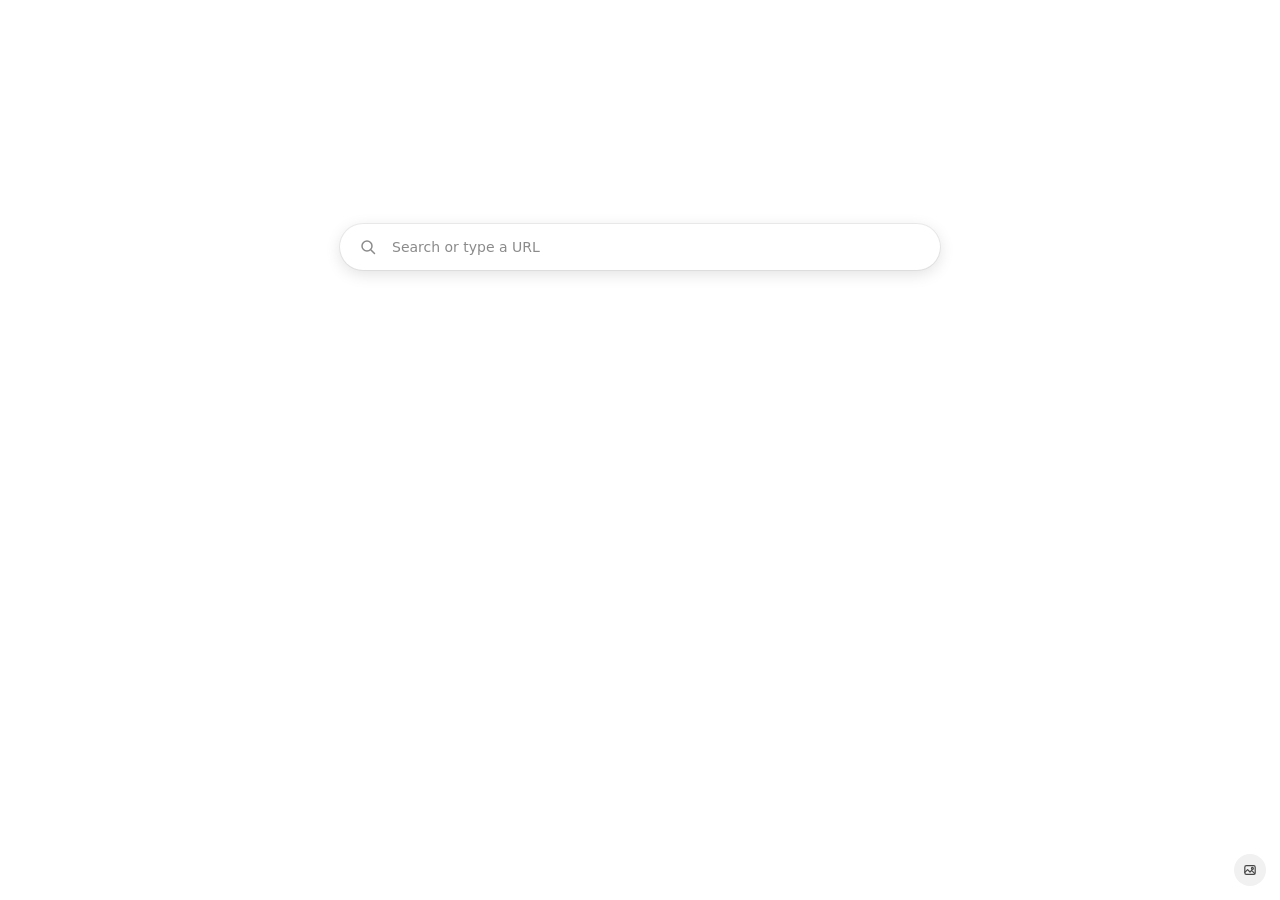
<file: core/newtab/index.html>
<!doctype html>
<html lang="en">
<head>
<meta charset="utf-8">
<title>New Tab</title>
<link rel="stylesheet" href="../shared/base.css">
<link rel="stylesheet" href="newtab.css">
</head>
<body>
<main class="ntp" id="ntp">
  <div class="box">
    <div id="greet">
      <div id="sun"></div>
      <h1 id="hello"></h1>
      <div class="sub" id="date"></div>
    </div>
    <form class="s" id="form" role="search">
      <svg class="ic" viewBox="0 0 20 20" aria-hidden="true"><circle cx="9" cy="9" r="5"/><path d="M13 13l3.5 3.5"/></svg>
      <input id="q" type="text" placeholder="Search or type a URL" aria-label="Search or type a URL" autocomplete="off" spellcheck="false" autofocus>
    </form>
    <nav class="tiles" id="tiles" aria-label="Shortcuts"></nav>
  </div>
  <button class="bdbtn" id="bdbtn" title="Change backdrop" aria-label="Change backdrop" aria-haspopup="true" aria-expanded="false">
    <svg class="ic" viewBox="0 0 20 20"><rect x="3.5" y="4.5" width="13" height="11" rx="2"/><path d="M3.5 13l3.5-3.5 3 3 2-2 4 4"/><circle cx="13" cy="8" r="1.2"/></svg>
  </button>
  <div class="pop" id="pop" role="dialog" aria-label="Backdrop" hidden>
    <div class="head">Backdrop</div>
    <div class="bdgrid" id="grid"></div>
    <div class="sep"></div>
    <button class="mi" id="upload">Upload an image…</button>
    <button class="mi" id="clear" hidden>Remove your image</button>
    <button class="mi" id="settings">Meridian settings<span class="k">Ctrl+,</span></button>
  </div>
  <input type="file" id="file" accept="image/*" hidden>
</main>
<div class="toast" id="toast" role="status" aria-live="polite"></div>
<script src="../shared/look.js"></script>
<script src="../shared/backdrops.js"></script>
<script src="newtab.js"></script>
</body>
</html>
</file>
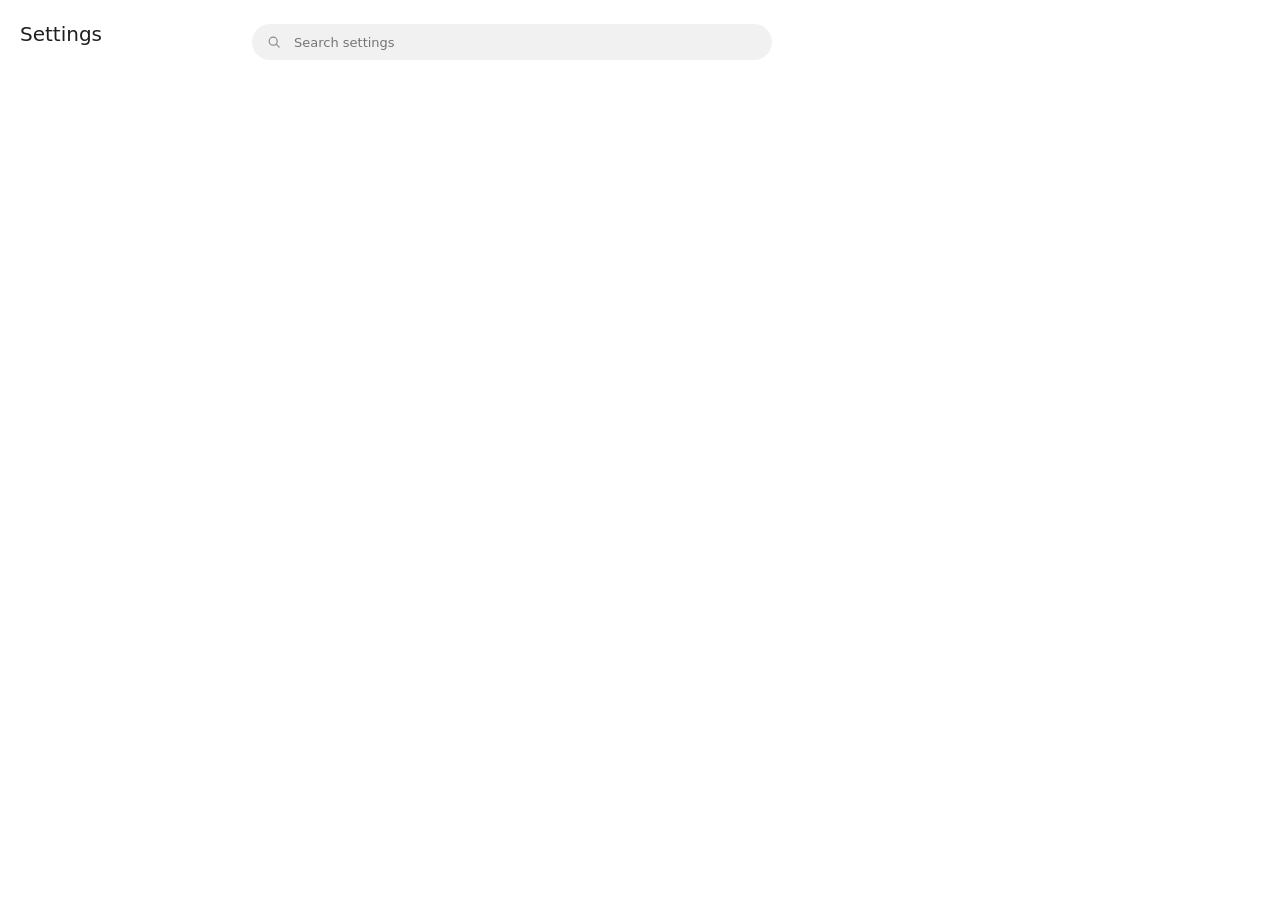
<file: core/settings/index.html>
<!doctype html>
<html lang="en">
<head>
<meta charset="utf-8">
<title>Meridian settings</title>
<link rel="stylesheet" href="../shared/base.css">
<link rel="stylesheet" href="settings.css">
</head>
<body>
<div class="set">
  <nav aria-label="Settings sections">
    <div class="h">Settings</div>
    <div id="nav"></div>
  </nav>
  <main>
    <label class="ssearch">
      <svg class="ic sm" viewBox="0 0 20 20" aria-hidden="true"><circle cx="9" cy="9" r="5"/><path d="M13 13l3.5 3.5"/></svg>
      <input id="q" placeholder="Search settings" autocomplete="off" spellcheck="false" aria-label="Search settings">
    </label>
    <div id="out"></div>
  </main>
</div>
<input type="file" id="file" accept="image/*" hidden>
<div class="toast" id="toast" role="status" aria-live="polite"></div>
<script src="../shared/look.js"></script>
<script src="../shared/themes.js"></script>
<script src="../shared/backdrops.js"></script>
<script src="settings.js"></script>
</body>
</html>
</file>
<file: core/shared/base.css>
/* Shared by Meridian's pages. Defaults are the Light look; look.js swaps in the live theme. */
:root {
  --font: "Segoe UI Variable Text", "Segoe UI", system-ui, sans-serif;
  --mono: "Cascadia Mono", Consolas, ui-monospace, monospace;
  --frame: #ffffff; --hair: #e3e3e3; --field: #f1f1f1; --hover: #f2f2f2; --active: #ebebeb; --press: #e2e2e2;
  --text: #1f1f1f; --icon: #474747; --menu: #ffffff; --focus: #0b57d0;
  --text-2: color-mix(in srgb, var(--text) 72%, var(--frame));
  --text-3: color-mix(in srgb, var(--text) 52%, var(--frame));
  --field-hover: color-mix(in srgb, var(--field) 85%, var(--text) 4%);
  --menu-shadow: 0 4px 16px rgba(0, 0, 0, 0.12), 0 0 0 1px rgba(0, 0, 0, 0.06);
  color-scheme: light;
}
:root[data-scheme="dark"] { color-scheme: dark; --menu-shadow: 0 6px 20px rgba(0, 0, 0, 0.45), 0 0 0 1px rgba(255, 255, 255, 0.07); }
* { box-sizing: border-box; }
html, body { margin: 0; min-height: 100%; background: var(--frame); color: var(--text); font: 13px/1.4 var(--font); -webkit-font-smoothing: antialiased; }
button { font: inherit; color: inherit; background: none; border: 0; padding: 0; cursor: default; }
:focus-visible { outline: 2px solid var(--focus); outline-offset: 2px; border-radius: 6px; }
[hidden] { display: none !important; }
.ic { width: 20px; height: 20px; flex: none; fill: none; stroke: var(--icon); stroke-width: 1.5; stroke-linecap: round; stroke-linejoin: round; }
.ic.sm { width: 16px; height: 16px; }
</file>
<file: core/newtab/newtab.css>
html, body { height: 100%; overflow: hidden; }
.ntp { position: relative; height: 100%; display: flex; justify-content: center; background: var(--frame); }
.box { position: relative; width: min(600px, 90%); padding-top: clamp(48px, 20vh, 200px); display: flex; flex-direction: column; align-items: center; }
#greet { display: flex; flex-direction: column; align-items: center; }

/* The sun's path: "meridian" is the line the sun crosses at midday */
.sun { width: 200px; height: 64px; overflow: visible; fill: none; stroke-linecap: round; }
.sun .trk { stroke: var(--text-3); stroke-width: 1; stroke-dasharray: 2 4; opacity: .7; }
.sun .done { stroke: var(--text-2); stroke-width: 1.5; }
.sun .hz { stroke: var(--hair); stroke-width: 1; }
.sun text { fill: var(--text-3); stroke: none; font: 10px var(--font); letter-spacing: .06em; }
.sun .orb { fill: #f2a33a; stroke: var(--frame); stroke-width: 3; }
.sun .moon { fill: none; stroke: var(--text-2); stroke-width: 1.5; }
h1 { font-size: 30px; font-weight: 600; letter-spacing: -.015em; margin: 14px 0 4px; }
.sub { color: var(--text-2); margin-bottom: 26px; }

.s { width: 100%; height: 46px; border-radius: 23px; background: var(--field); display: flex; align-items: center; gap: 12px; padding: 0 18px; }
.s:hover { background: var(--field-hover); }
.s:focus-within { background: var(--menu); box-shadow: var(--menu-shadow); }
.s .ic { stroke: var(--text-3); }
.s input { flex: 1; min-width: 0; border: 0; outline: 0; background: none; color: var(--text); font: 14px var(--font); }
.s input::placeholder { color: var(--text-3); }

.tiles { display: grid; grid-template-columns: repeat(6, 1fr); gap: 4px; margin-top: 22px; width: 100%; }
.tile { display: flex; flex-direction: column; align-items: center; gap: 8px; padding: 12px 4px; border-radius: 10px; font-size: 12px; color: var(--text-2); text-decoration: none; min-width: 0; }
.tile:hover { background: var(--hover); }
.tile span { max-width: 100%; overflow: hidden; text-overflow: ellipsis; white-space: nowrap; }
.tile .c { width: 44px; height: 44px; border-radius: 50%; background: var(--field); display: grid; place-items: center; transition: transform .15s; }
.tile:hover .c { transform: translateY(-2px); }
.tile img { width: 20px; height: 20px; }

/* Backdrops re-set the colour tokens so text stays readable on them */
.ntp.bd-light { --text: #1f1f1f; --text-2: #45474d; --text-3: #6b6e75; --field: rgba(255,255,255,.78); --field-hover: #fff; --hover: rgba(0,0,0,.06); --hair: rgba(0,0,0,.14); --icon: #333; color: var(--text); }
.ntp.bd-dark { --text: #fff; --text-2: rgba(255,255,255,.86); --text-3: rgba(255,255,255,.66); --field: rgba(255,255,255,.16); --field-hover: rgba(255,255,255,.24); --hover: rgba(255,255,255,.12); --hair: rgba(255,255,255,.3); --icon: #fff; color: var(--text); }
.ntp.bd-dark h1 { text-shadow: 0 1px 14px rgba(0,0,0,.35); }
.ntp.bd-light .sun .orb, .ntp.bd-dark .sun .orb { stroke: none; }
.ntp.bd-dark .s:focus-within, .ntp.bd-light .s:focus-within { --text: #1f1f1f; --text-3: #6b6e75; }
.globe { position: absolute; left: 50%; bottom: -430px; width: 1400px; height: 860px; transform: translateX(-50%); pointer-events: none; fill: none; stroke: var(--text-3); stroke-width: 1; opacity: .35;
  mask-image: linear-gradient(to top, #000 10%, transparent 75%); }

.bdbtn { position: absolute; right: 14px; bottom: 14px; width: 32px; height: 32px; border-radius: 50%; display: grid; place-items: center; background: var(--field); }
.bdbtn:hover { background: var(--field-hover); }
.bdbtn .ic { width: 16px; height: 16px; }

/* Backdrop menu: always in the page's normal colours, whatever the backdrop is */
.pop { position: absolute; right: 14px; bottom: 54px; width: 330px; background: var(--menu); color: var(--text); border-radius: 8px; box-shadow: var(--menu-shadow); padding: 6px 0; z-index: 5; }
.pop .head { padding: 8px 14px 4px; font-weight: 600; }
.pop .sep { height: 1px; background: var(--hair); margin: 6px 0; }
.mi { display: flex; align-items: center; width: 100%; height: 32px; padding: 0 14px; text-align: left; }
.mi:hover { background: var(--hover); }
.mi .k { margin-left: auto; color: var(--text-3); font-size: 12px; }
.bdgrid { display: grid; grid-template-columns: repeat(3, 1fr); gap: 10px; padding: 6px 14px 10px; }
.bdsw { display: flex; flex-direction: column; align-items: center; gap: 5px; font-size: 11.5px; color: var(--text-2); }
.bdsw i { display: block; width: 100%; aspect-ratio: 16/10; border-radius: 8px; border: 1px solid var(--hair); background-size: cover; background-position: center; }
.bdsw:hover i { border-color: var(--text-3); }
.bdsw.on { color: var(--text); font-weight: 600; }
.bdsw.on i { outline: 2px solid var(--focus); outline-offset: 2px; }

.toast { position: fixed; left: 50%; bottom: 20px; transform: translate(-50%, 16px); opacity: 0; pointer-events: none; background: #2b2b2b; color: #f1f1f1; border-radius: 8px; padding: 9px 14px; transition: opacity .16s, transform .16s; box-shadow: 0 6px 20px rgba(0,0,0,.25); }
:root[data-scheme="dark"] .toast { background: #e8e8e8; color: #1f1f1f; }
.toast.show { opacity: 1; transform: translate(-50%, 0); }

@media (max-width: 560px) { .tiles { grid-template-columns: repeat(3, 1fr); } }
</file>
<file: core/settings/settings.css>
.set { display: grid; grid-template-columns: 220px 1fr; min-height: 100vh; }
.set nav { padding: 16px 8px; }
.set nav .h { font-size: 20px; padding: 4px 12px 16px; }
.set nav button { display: flex; width: calc(100% + 8px); height: 36px; align-items: center; border-radius: 0 18px 18px 0; margin-left: -8px; padding-left: 20px; text-align: left; }
.set nav button:hover { background: var(--hover); }
.set nav button.on { background: var(--active); font-weight: 600; }
.set main { padding: 24px 32px 64px; max-width: 760px; }
.ssearch { display: flex; align-items: center; gap: 10px; height: 36px; border-radius: 18px; background: var(--field); padding: 0 14px; margin-bottom: 8px; max-width: 520px; }
.ssearch .ic { stroke: var(--text-3); }
.ssearch input { flex: 1; min-width: 0; border: 0; outline: 0; background: none; font: 13px var(--font); color: var(--text); }
h3 { font-size: 15px; font-weight: 600; margin: 24px 0 10px; }
.card { border: 1px solid var(--hair); border-radius: 10px; }
.srow { display: flex; align-items: center; gap: 16px; padding: 12px 16px; min-height: 56px; }
.card > * + * { border-top: 1px solid var(--hair); }
.srow .g { flex: 1; }
.srow small { display: block; color: var(--text-2); font-size: 12px; margin-top: 2px; }
.seg { display: inline-flex; border: 1px solid var(--hair); border-radius: 16px; overflow: hidden; flex: none; }
.seg button { height: 30px; padding: 0 14px; color: var(--text-2); }
.seg button + button { border-left: 1px solid var(--hair); }
.seg button.on { background: var(--active); color: var(--text); font-weight: 600; }
.sw { width: 34px; height: 18px; border-radius: 9px; background: var(--press); position: relative; flex: none; }
.sw::after { content: ""; position: absolute; left: 2px; top: 2px; width: 14px; height: 14px; border-radius: 50%; background: #fff; box-shadow: 0 1px 2px rgba(0,0,0,.3); transition: transform .12s; }
.sw[aria-checked="true"] { background: var(--focus); }
.sw[aria-checked="true"]::after { transform: translateX(16px); background: var(--frame); }
.b2 { height: 32px; padding: 0 16px; border-radius: 16px; border: 1px solid var(--hair); color: var(--focus); font-weight: 600; flex: none; }
.b2:hover { background: var(--hover); }
.tiles { display: grid; grid-template-columns: repeat(5, 1fr); gap: 10px; padding: 4px 16px 14px; border-top: 0 !important; }
.th, .bdsw { display: flex; flex-direction: column; align-items: center; gap: 6px; font-size: 12px; color: var(--text-2); }
.th .pv { width: 100%; aspect-ratio: 16/10; border-radius: 8px; border: 1px solid var(--hair); overflow: hidden; display: grid; grid-template-columns: 28% 1fr; grid-template-rows: 22% 1fr; background: var(--f); }
.th .pv i { grid-column: 2; margin: 5px 6px 0 0; border-radius: 4px; background: var(--fl); }
.th .pv s { grid-row: 1/3; grid-column: 1; margin: 24% 6px 0 6px; height: 8px; border-radius: 3px; background: var(--fl); }
.th .pv b { grid-column: 2; margin: 5px 6px 0 0; border-radius: 6px 0 0 0; background: var(--f); border: 1px solid var(--hl); border-width: 1px 0 0 1px; }
.bdsw i { display: block; width: 100%; aspect-ratio: 16/10; border-radius: 8px; border: 1px solid var(--hair); }
.th.on, .bdsw.on { color: var(--text); font-weight: 600; }
.th.on .pv, .bdsw.on i { outline: 2px solid var(--focus); outline-offset: 2px; }
.empty { color: var(--text-2); margin-top: 24px; }
.toast { position: fixed; left: 50%; bottom: 20px; transform: translate(-50%, 16px); opacity: 0; pointer-events: none; background: #2b2b2b; color: #f1f1f1; border-radius: 8px; padding: 9px 14px; transition: opacity .16s, transform .16s; }
:root[data-scheme="dark"] .toast { background: #e8e8e8; color: #1f1f1f; }
.toast.show { opacity: 1; transform: translate(-50%, 0); }
@media (max-width: 720px) { .set { grid-template-columns: 1fr; } .set nav { display: none; } .set main { padding: 16px; } .tiles { grid-template-columns: repeat(3, 1fr); } }
</file>
